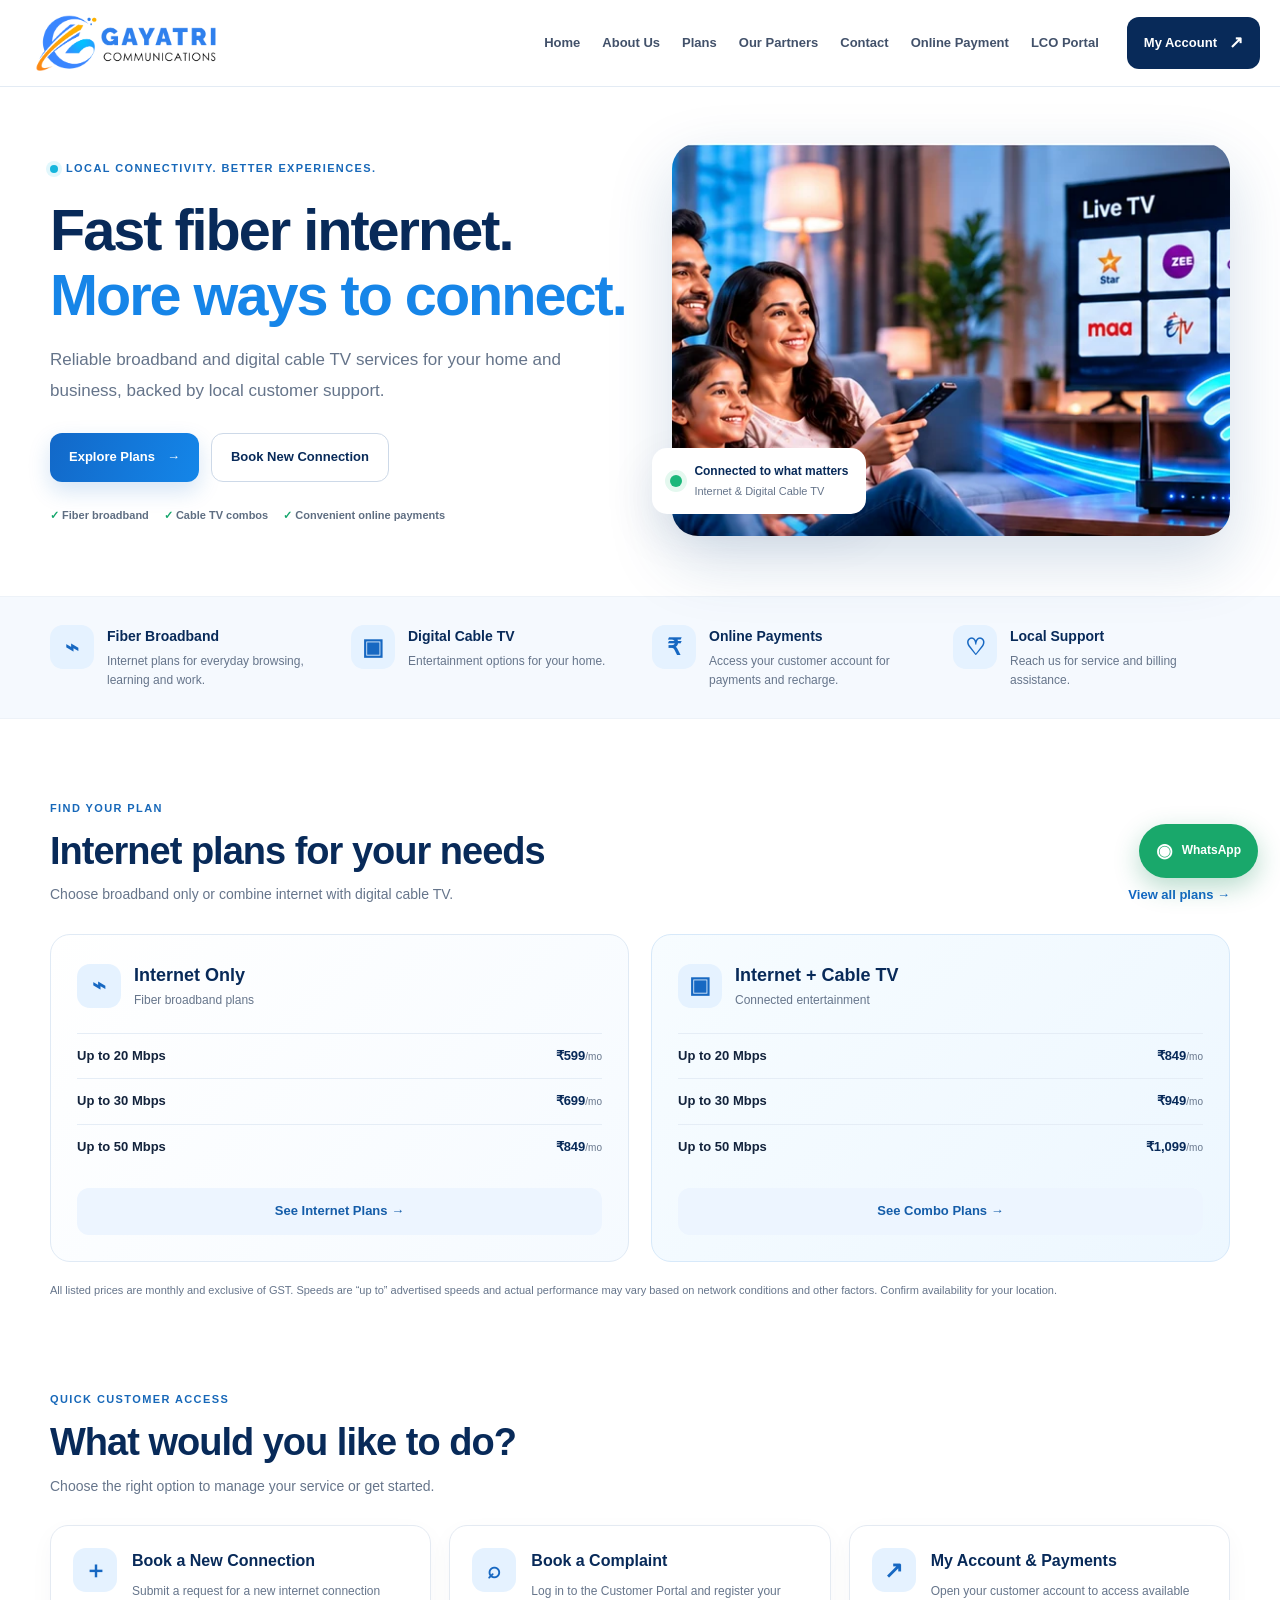
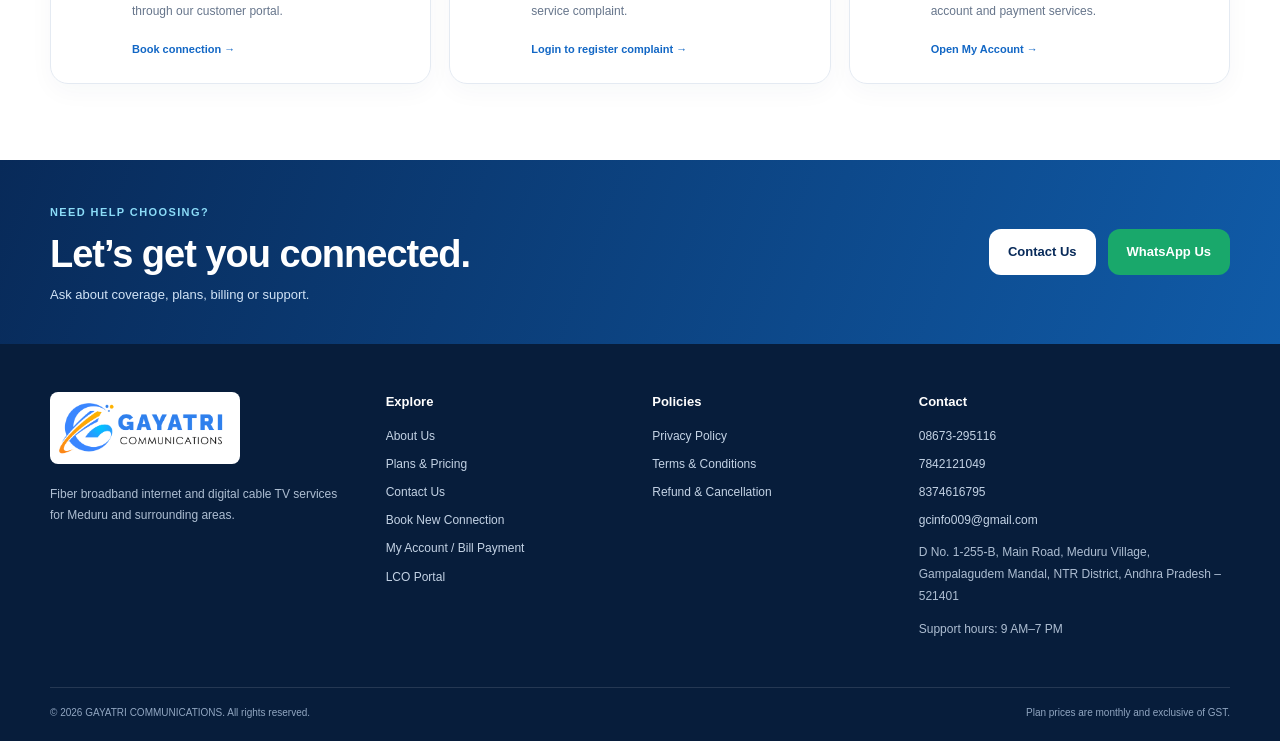
<file: index.html>
<!doctype html><html lang="en"><head><meta charset="utf-8"><meta name="viewport" content="width=device-width,initial-scale=1"><meta name="description" content="Explore fiber broadband internet, digital cable TV, monthly plans, online payments and customer support from GAYATRI COMMUNICATIONS in Meduru, Andhra Pradesh."><meta name="theme-color" content="#092b5b"><title>GAYATRI COMMUNICATIONS | Fiber Internet & Digital Cable TV</title><link rel="icon" href="logo-small.png"><link rel="preload" as="image" href="hero-tech.webp" fetchpriority="high"><link rel="stylesheet" href="styles.css"></head><body><header class="site-header"><div class="header-inner"><a class="brand" href="index.html" aria-label="GAYATRI COMMUNICATIONS home"><img src="logo.png" alt="GAYATRI COMMUNICATIONS"></a><button class="menu-toggle" aria-label="Open navigation" aria-expanded="false">☰</button><nav class="site-nav" aria-label="Main navigation"><a href="index.html">Home</a><a href="about-us.html">About Us</a><a href="services.html">Plans</a><a href="partners.html">Our Partners</a><a href="contact-us.html">Contact</a><a href="https://myaccount.gcinfo.in" target="_blank" rel="noopener noreferrer">Online Payment</a><a href="https://sms.vdigital.co.in/login" target="_blank" rel="noopener noreferrer">LCO Portal</a></nav><a class="header-cta" href="https://myaccount.gcinfo.in" target="_blank" rel="noopener noreferrer">My Account <span>↗</span></a></div></header><main><section class="hero section-wrap"><div class="hero-copy"><span class="eyebrow"><i></i> LOCAL CONNECTIVITY. BETTER EXPERIENCES.</span><h1>Fast fiber internet.<br><span>More ways to connect.</span></h1><p class="hero-lead">Reliable broadband and digital cable TV services for your home and business, backed by local customer support.</p><div class="hero-buttons"><a class="btn btn-primary" href="services.html">Explore Plans <span>→</span></a><a class="btn btn-outline" href="https://myaccount.gcinfo.in/book-connection" target="_blank" rel="noopener noreferrer">Book New Connection</a></div><div class="hero-trust"><span>✓ Fiber broadband</span><span>✓ Cable TV combos</span><span>✓ Convenient online payments</span></div></div><div class="hero-visual"><img src="hero-tech.webp" alt="Modern router and digital entertainment representing broadband and cable TV" width="716" height="505" fetchpriority="high"><div class="visual-tag"><span class="signal-dot"></span><div><strong>Connected to what matters</strong><small>Internet &amp; Digital Cable TV</small></div></div></div></section>
<section class="benefit-band"><div class="section-wrap benefit-grid"><article><span class="benefit-icon">⌁</span><div><h3>Fiber Broadband</h3><p>Internet plans for everyday browsing, learning and work.</p></div></article><article><span class="benefit-icon">▣</span><div><h3>Digital Cable TV</h3><p>Entertainment options for your home.</p></div></article><article><span class="benefit-icon">₹</span><div><h3>Online Payments</h3><p>Access your customer account for payments and recharge.</p></div></article><article><span class="benefit-icon">♡</span><div><h3>Local Support</h3><p>Reach us for service and billing assistance.</p></div></article></div></section>
<section class="section-wrap section-pad"><div class="section-heading"><div><span class="eyebrow">FIND YOUR PLAN</span><h2>Internet plans for your needs</h2><p>Choose broadband only or combine internet with digital cable TV.</p></div><a class="text-link" href="services.html">View all plans <span>→</span></a></div><div class="plan-preview-grid"><section class="plan-preview"><div class="preview-head"><span class="round-icon">⌁</span><div><h3>Internet Only</h3><p>Fiber broadband plans</p></div></div><div class="mini-plans"><div><span>Up to 20 Mbps</span><strong>₹599<small>/mo</small></strong></div><div><span>Up to 30 Mbps</span><strong>₹699<small>/mo</small></strong></div><div><span>Up to 50 Mbps</span><strong>₹849<small>/mo</small></strong></div></div><a class="btn btn-light" href="services.html#internet-plans">See Internet Plans →</a></section><section class="plan-preview combo-preview"><div class="preview-head"><span class="round-icon">▣</span><div><h3>Internet + Cable TV</h3><p>Connected entertainment</p></div></div><div class="mini-plans"><div><span>Up to 20 Mbps</span><strong>₹849<small>/mo</small></strong></div><div><span>Up to 30 Mbps</span><strong>₹949<small>/mo</small></strong></div><div><span>Up to 50 Mbps</span><strong>₹1,099<small>/mo</small></strong></div></div><a class="btn btn-light" href="services.html#combo-plans">See Combo Plans →</a></section></div><p class="pricing-disclaimer">All listed prices are monthly and exclusive of GST. Speeds are “up to” advertised speeds and actual performance may vary based on network conditions and other factors. Confirm availability for your location.</p></section>
<section class="section-wrap quick-actions-section"><div class="section-heading"><div><span class="eyebrow">QUICK CUSTOMER ACCESS</span><h2>What would you like to do?</h2><p>Choose the right option to manage your service or get started.</p></div></div><div class="action-grid"><a class="action-card" href="https://myaccount.gcinfo.in/book-connection" target="_blank" rel="noopener noreferrer"><span class="action-icon">＋</span><div><h3>Book a New Connection</h3><p>Submit a request for a new internet connection through our customer portal.</p><strong>Book connection →</strong></div></a><a class="action-card" href="https://myaccount.gcinfo.in" target="_blank" rel="noopener noreferrer"><span class="action-icon">⌕</span><div><h3>Book a Complaint</h3><p>Log in to the Customer Portal and register your service complaint.</p><strong>Login to register complaint →</strong></div></a><a class="action-card" href="https://myaccount.gcinfo.in" target="_blank" rel="noopener noreferrer"><span class="action-icon">↗</span><div><h3>My Account &amp; Payments</h3><p>Open your customer account to access available account and payment services.</p><strong>Open My Account →</strong></div></a></div></section>
<section class="cta-strip"><div class="section-wrap cta-inner"><div><span class="eyebrow">NEED HELP CHOOSING?</span><h2>Let’s get you connected.</h2><p>Ask about coverage, plans, billing or support.</p></div><div class="cta-buttons"><a class="btn btn-white" href="contact-us.html">Contact Us</a><a class="btn btn-whatsapp" href="https://wa.me/918374616795?text=Hello%20GAYATRI%20COMMUNICATIONS%2C%20I%20have%20a%20service%20enquiry." target="_blank" rel="noopener noreferrer">WhatsApp Us</a></div></div></section></main><footer class="site-footer"><div class="footer-grid"><div class="footer-brand"><a href="index.html"><img src="logo.png" alt="GAYATRI COMMUNICATIONS"></a><p>Fiber broadband internet and digital cable TV services for Meduru and surrounding areas.</p></div><div><h3>Explore</h3><a href="about-us.html">About Us</a><a href="services.html">Plans & Pricing</a><a href="contact-us.html">Contact Us</a><a href="https://myaccount.gcinfo.in/book-connection" target="_blank" rel="noopener noreferrer">Book New Connection</a><a href="https://myaccount.gcinfo.in" target="_blank" rel="noopener noreferrer">My Account / Bill Payment</a><a href="https://sms.vdigital.co.in/login" target="_blank" rel="noopener noreferrer">LCO Portal</a></div><div><h3>Policies</h3><a href="privacy-policy.html">Privacy Policy</a><a href="terms-and-conditions.html">Terms &amp; Conditions</a><a href="refund-policy.html">Refund &amp; Cancellation</a></div><div><h3>Contact</h3><a href="tel:08673295116">08673-295116</a><a href="tel:7842121049">7842121049</a><a href="tel:8374616795">8374616795</a><a href="mailto:gcinfo009@gmail.com">gcinfo009@gmail.com</a><p>D No. 1-255-B, Main Road, Meduru Village, Gampalagudem Mandal, NTR District, Andhra Pradesh – 521401</p><p>Support hours: 9 AM–7 PM</p></div></div><div class="footer-bottom"><span>© <span id="year"></span> GAYATRI COMMUNICATIONS. All rights reserved.</span><span>Plan prices are monthly and exclusive of GST.</span></div></footer><a class="floating-wa" href="https://wa.me/918374616795?text=Hello%20GAYATRI%20COMMUNICATIONS%2C%20I%20need%20assistance." target="_blank" rel="noopener noreferrer" aria-label="Chat with GAYATRI COMMUNICATIONS on WhatsApp"><span aria-hidden="true">◉</span><b>WhatsApp</b></a><script src="script.js" defer></script></body></html>
</file>
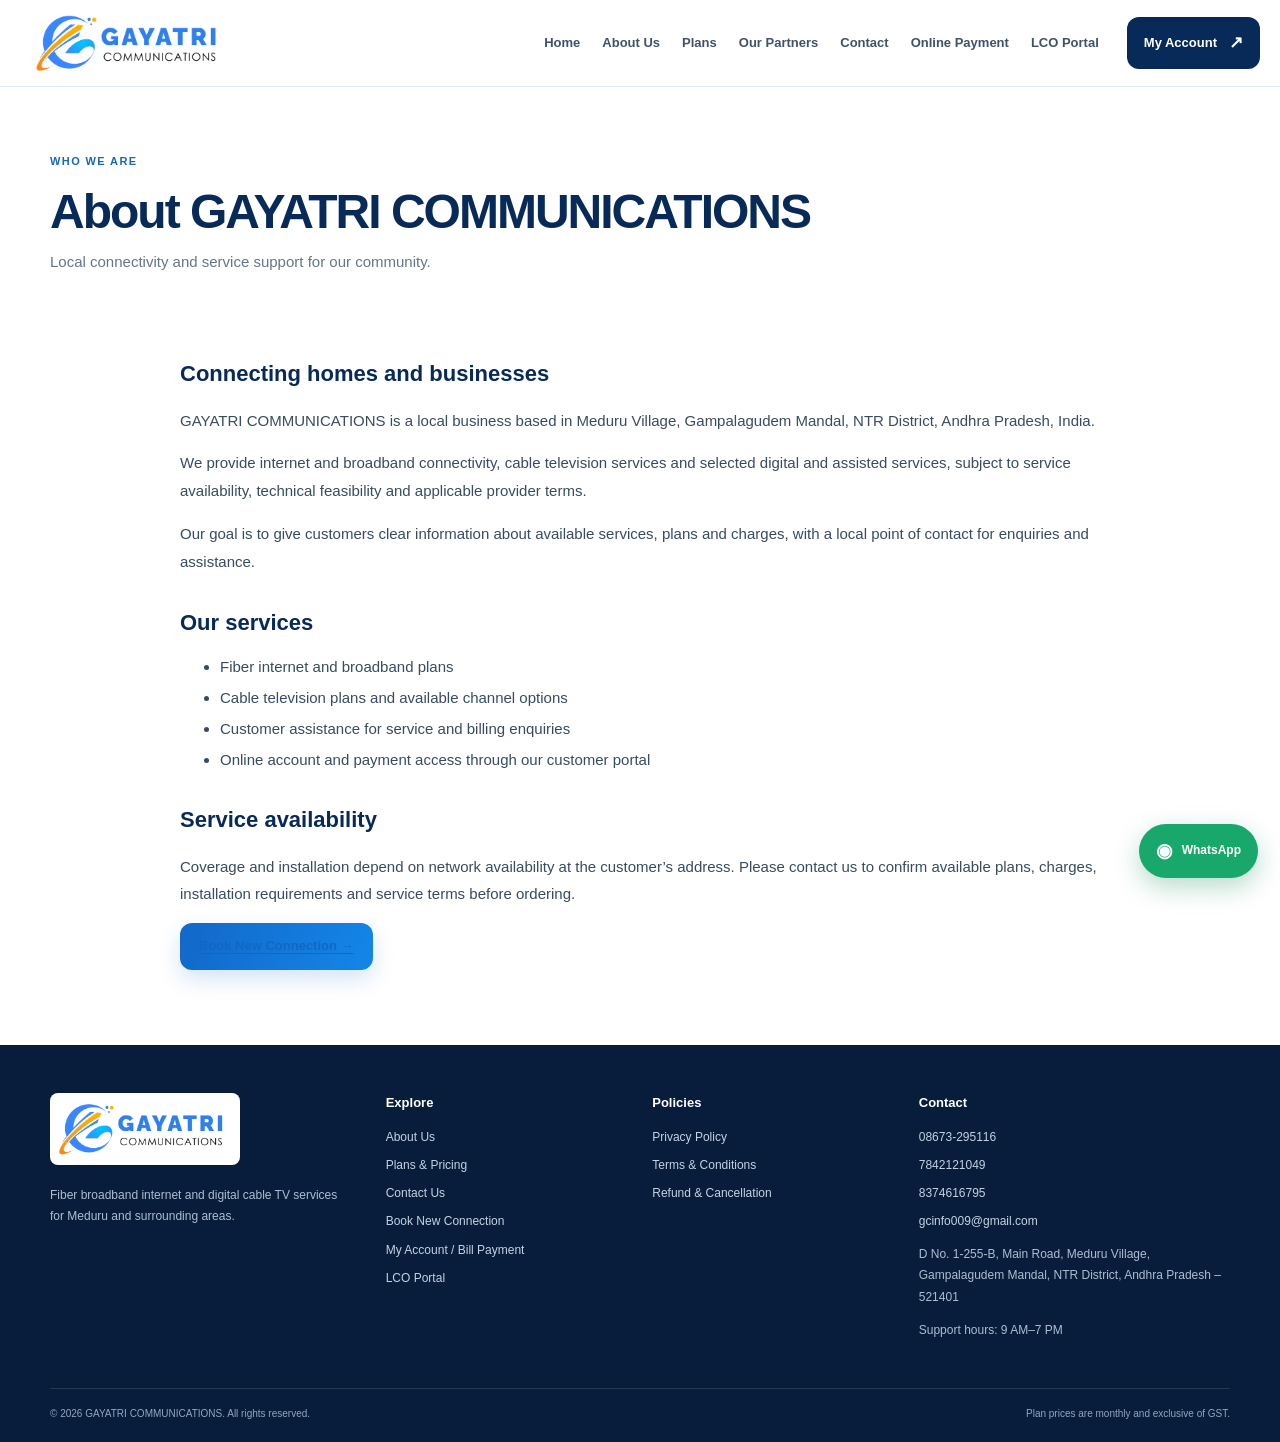
<file: about-us.html>
<!doctype html><html lang="en"><head><meta charset="utf-8"><meta name="viewport" content="width=device-width,initial-scale=1"><meta name="description" content="Learn about GAYATRI COMMUNICATIONS, a local provider of broadband internet and digital cable TV services in Meduru, Andhra Pradesh."><meta name="theme-color" content="#092b5b"><title>About Us | GAYATRI COMMUNICATIONS</title><link rel="icon" href="logo-small.png"><link rel="stylesheet" href="styles.css"></head><body><header class="site-header"><div class="header-inner"><a class="brand" href="index.html" aria-label="GAYATRI COMMUNICATIONS home"><img src="logo.png" alt="GAYATRI COMMUNICATIONS"></a><button class="menu-toggle" aria-label="Open navigation" aria-expanded="false">☰</button><nav class="site-nav" aria-label="Main navigation"><a href="index.html">Home</a><a href="about-us.html">About Us</a><a href="services.html">Plans</a><a href="partners.html">Our Partners</a><a href="contact-us.html">Contact</a><a href="https://myaccount.gcinfo.in" target="_blank" rel="noopener noreferrer">Online Payment</a><a href="https://sms.vdigital.co.in/login" target="_blank" rel="noopener noreferrer">LCO Portal</a></nav><a class="header-cta" href="https://myaccount.gcinfo.in" target="_blank" rel="noopener noreferrer">My Account <span>↗</span></a></div></header><main><section class="page-hero section-wrap"><span class="eyebrow">WHO WE ARE</span><h1>About GAYATRI COMMUNICATIONS</h1><p>Local connectivity and service support for our community.</p></section><section class="section-wrap prose-page"><h2>Connecting homes and businesses</h2><p>GAYATRI COMMUNICATIONS is a local business based in Meduru Village, Gampalagudem Mandal, NTR District, Andhra Pradesh, India.</p><p>We provide internet and broadband connectivity, cable television services and selected digital and assisted services, subject to service availability, technical feasibility and applicable provider terms.</p><p>Our goal is to give customers clear information about available services, plans and charges, with a local point of contact for enquiries and assistance.</p><h2>Our services</h2><ul><li>Fiber internet and broadband plans</li><li>Cable television plans and available channel options</li><li>Customer assistance for service and billing enquiries</li><li>Online account and payment access through our customer portal</li></ul><h2>Service availability</h2><p>Coverage and installation depend on network availability at the customer’s address. Please contact us to confirm available plans, charges, installation requirements and service terms before ordering.</p><a class="btn btn-primary" href="https://myaccount.gcinfo.in/book-connection" target="_blank" rel="noopener noreferrer">Book New Connection →</a></section></main><footer class="site-footer"><div class="footer-grid"><div class="footer-brand"><a href="index.html"><img src="logo.png" alt="GAYATRI COMMUNICATIONS"></a><p>Fiber broadband internet and digital cable TV services for Meduru and surrounding areas.</p></div><div><h3>Explore</h3><a href="about-us.html">About Us</a><a href="services.html">Plans & Pricing</a><a href="contact-us.html">Contact Us</a><a href="https://myaccount.gcinfo.in/book-connection" target="_blank" rel="noopener noreferrer">Book New Connection</a><a href="https://myaccount.gcinfo.in" target="_blank" rel="noopener noreferrer">My Account / Bill Payment</a><a href="https://sms.vdigital.co.in/login" target="_blank" rel="noopener noreferrer">LCO Portal</a></div><div><h3>Policies</h3><a href="privacy-policy.html">Privacy Policy</a><a href="terms-and-conditions.html">Terms &amp; Conditions</a><a href="refund-policy.html">Refund &amp; Cancellation</a></div><div><h3>Contact</h3><a href="tel:08673295116">08673-295116</a><a href="tel:7842121049">7842121049</a><a href="tel:8374616795">8374616795</a><a href="mailto:gcinfo009@gmail.com">gcinfo009@gmail.com</a><p>D No. 1-255-B, Main Road, Meduru Village, Gampalagudem Mandal, NTR District, Andhra Pradesh – 521401</p><p>Support hours: 9 AM–7 PM</p></div></div><div class="footer-bottom"><span>© <span id="year"></span> GAYATRI COMMUNICATIONS. All rights reserved.</span><span>Plan prices are monthly and exclusive of GST.</span></div></footer><a class="floating-wa" href="https://wa.me/918374616795?text=Hello%20GAYATRI%20COMMUNICATIONS%2C%20I%20need%20assistance." target="_blank" rel="noopener noreferrer" aria-label="Chat with GAYATRI COMMUNICATIONS on WhatsApp"><span aria-hidden="true">◉</span><b>WhatsApp</b></a><script src="script.js" defer></script></body></html>
</file>
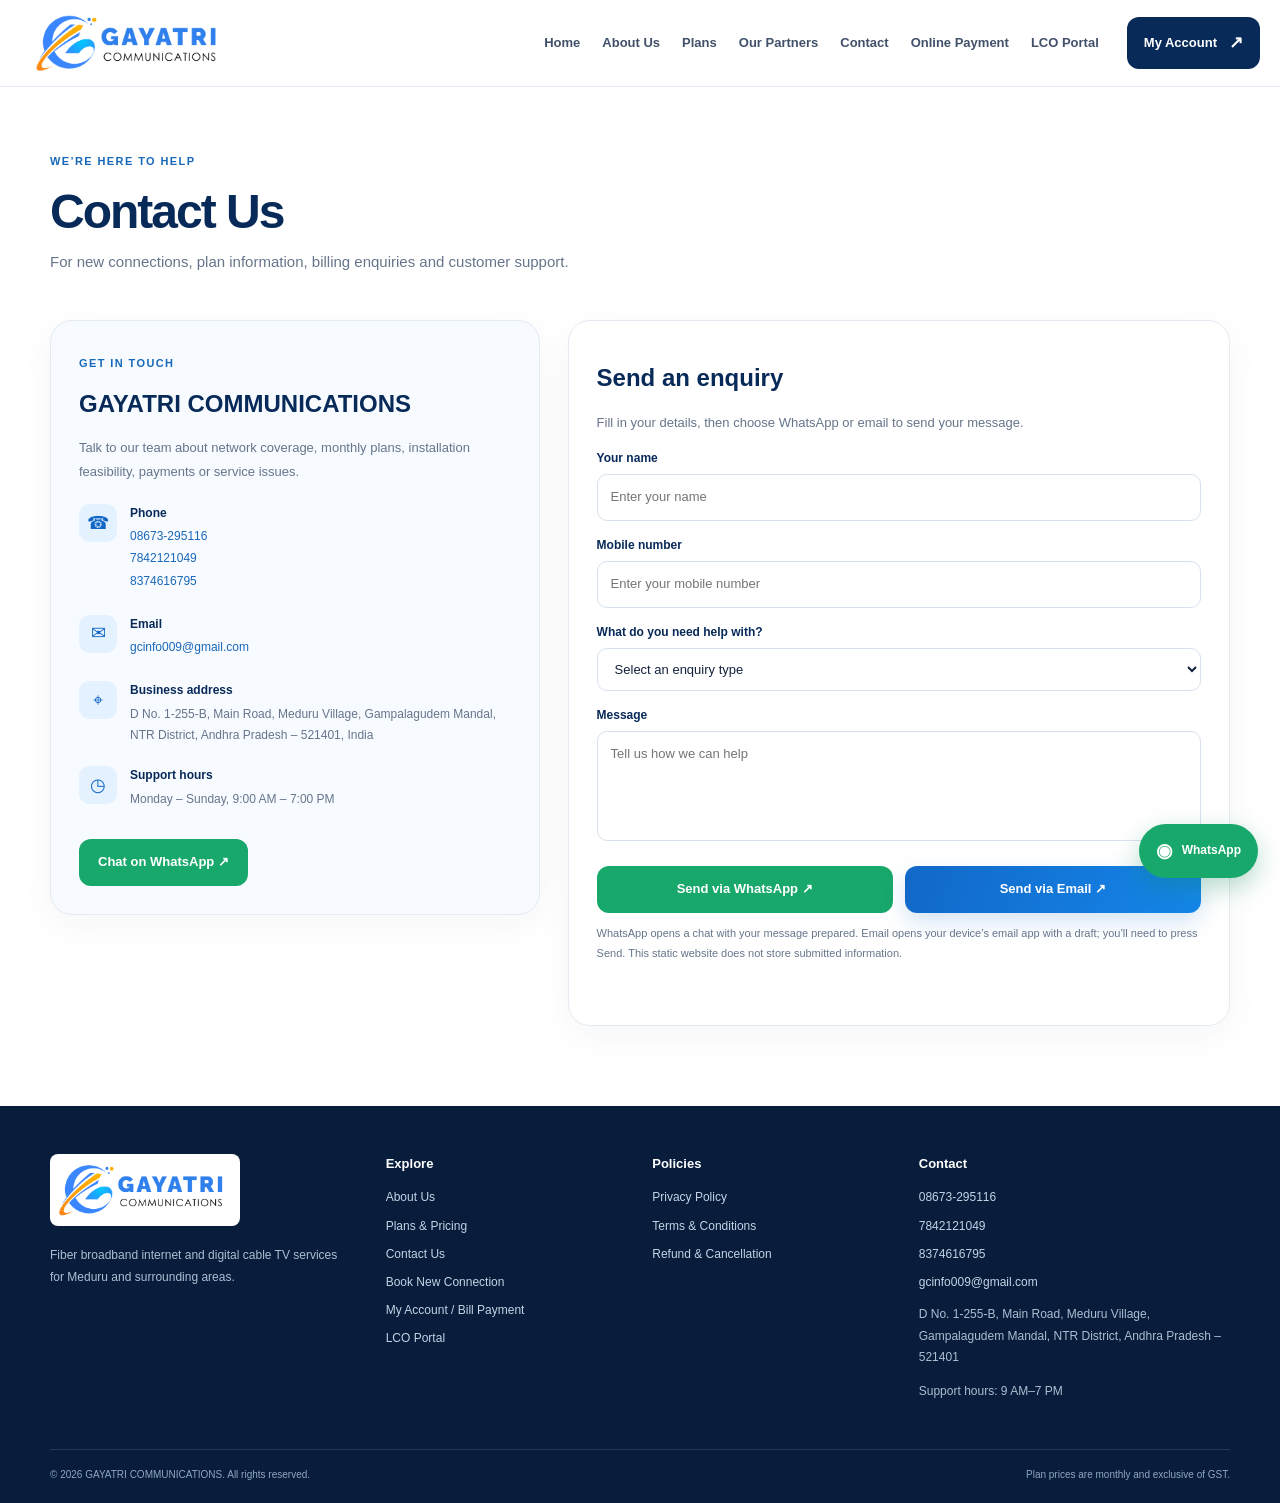
<file: contact-us.html>
<!doctype html><html lang="en"><head><meta charset="utf-8"><meta name="viewport" content="width=device-width,initial-scale=1"><meta name="description" content="Contact GAYATRI COMMUNICATIONS in Meduru, Andhra Pradesh for broadband plans, cable TV, new connections, payments and support."><meta name="theme-color" content="#092b5b"><title>Contact Us | GAYATRI COMMUNICATIONS</title><link rel="icon" href="logo-small.png"><link rel="stylesheet" href="styles.css"></head><body><header class="site-header"><div class="header-inner"><a class="brand" href="index.html" aria-label="GAYATRI COMMUNICATIONS home"><img src="logo.png" alt="GAYATRI COMMUNICATIONS"></a><button class="menu-toggle" aria-label="Open navigation" aria-expanded="false">☰</button><nav class="site-nav" aria-label="Main navigation"><a href="index.html">Home</a><a href="about-us.html">About Us</a><a href="services.html">Plans</a><a href="partners.html">Our Partners</a><a href="contact-us.html">Contact</a><a href="https://myaccount.gcinfo.in" target="_blank" rel="noopener noreferrer">Online Payment</a><a href="https://sms.vdigital.co.in/login" target="_blank" rel="noopener noreferrer">LCO Portal</a></nav><a class="header-cta" href="https://myaccount.gcinfo.in" target="_blank" rel="noopener noreferrer">My Account <span>↗</span></a></div></header><main><section class="page-hero section-wrap"><span class="eyebrow">WE’RE HERE TO HELP</span><h1>Contact Us</h1><p>For new connections, plan information, billing enquiries and customer support.</p></section><section class="section-wrap contact-layout"><div class="contact-info"><span class="eyebrow">GET IN TOUCH</span><h2>GAYATRI COMMUNICATIONS</h2><p>Talk to our team about network coverage, monthly plans, installation feasibility, payments or service issues.</p><div class="contact-detail"><span>☎</span><div><b>Phone</b><a href="tel:08673295116">08673-295116</a><a href="tel:7842121049">7842121049</a><a href="tel:8374616795">8374616795</a></div></div><div class="contact-detail"><span>✉</span><div><b>Email</b><a href="mailto:gcinfo009@gmail.com">gcinfo009@gmail.com</a></div></div><div class="contact-detail"><span>⌖</span><div><b>Business address</b><p>D No. 1-255-B, Main Road, Meduru Village, Gampalagudem Mandal, NTR District, Andhra Pradesh – 521401, India</p></div></div><div class="contact-detail"><span>◷</span><div><b>Support hours</b><p>Monday – Sunday, 9:00 AM – 7:00 PM</p></div></div><a class="btn btn-whatsapp contact-whatsapp" href="https://wa.me/918374616795?text=Hello%20GAYATRI%20COMMUNICATIONS%2C%20I%20need%20assistance." target="_blank" rel="noopener noreferrer">Chat on WhatsApp ↗</a></div><form class="contact-form" id="contactForm"><h2>Send an enquiry</h2><p>Fill in your details, then choose WhatsApp or email to send your message.</p><label for="fullName">Your name</label><input id="fullName" name="fullName" autocomplete="name" required maxlength="100" placeholder="Enter your name"><label for="phone">Mobile number</label><input id="phone" name="phone" type="tel" autocomplete="tel" required maxlength="20" placeholder="Enter your mobile number"><label for="service">What do you need help with?</label><select id="service" name="service" required><option value="" selected disabled>Select an enquiry type</option><option>New connection</option><option>Internet plans</option><option>Cable TV plans</option><option>Billing or payment</option><option>Service complaint</option><option>Other enquiry</option></select><label for="message">Message</label><textarea id="message" name="message" rows="4" required maxlength="1500" placeholder="Tell us how we can help"></textarea><div class="form-buttons"><button class="btn btn-whatsapp" type="button" id="sendWhatsApp">Send via WhatsApp ↗</button><button class="btn btn-primary" type="button" id="sendEmail">Send via Email ↗</button></div><p class="form-note">WhatsApp opens a chat with your message prepared. Email opens your device’s email app with a draft; you’ll need to press Send. This static website does not store submitted information.</p><p class="form-status" id="formStatus" role="status" aria-live="polite"></p></form></section></main><footer class="site-footer"><div class="footer-grid"><div class="footer-brand"><a href="index.html"><img src="logo.png" alt="GAYATRI COMMUNICATIONS"></a><p>Fiber broadband internet and digital cable TV services for Meduru and surrounding areas.</p></div><div><h3>Explore</h3><a href="about-us.html">About Us</a><a href="services.html">Plans & Pricing</a><a href="contact-us.html">Contact Us</a><a href="https://myaccount.gcinfo.in/book-connection" target="_blank" rel="noopener noreferrer">Book New Connection</a><a href="https://myaccount.gcinfo.in" target="_blank" rel="noopener noreferrer">My Account / Bill Payment</a><a href="https://sms.vdigital.co.in/login" target="_blank" rel="noopener noreferrer">LCO Portal</a></div><div><h3>Policies</h3><a href="privacy-policy.html">Privacy Policy</a><a href="terms-and-conditions.html">Terms &amp; Conditions</a><a href="refund-policy.html">Refund &amp; Cancellation</a></div><div><h3>Contact</h3><a href="tel:08673295116">08673-295116</a><a href="tel:7842121049">7842121049</a><a href="tel:8374616795">8374616795</a><a href="mailto:gcinfo009@gmail.com">gcinfo009@gmail.com</a><p>D No. 1-255-B, Main Road, Meduru Village, Gampalagudem Mandal, NTR District, Andhra Pradesh – 521401</p><p>Support hours: 9 AM–7 PM</p></div></div><div class="footer-bottom"><span>© <span id="year"></span> GAYATRI COMMUNICATIONS. All rights reserved.</span><span>Plan prices are monthly and exclusive of GST.</span></div></footer><a class="floating-wa" href="https://wa.me/918374616795?text=Hello%20GAYATRI%20COMMUNICATIONS%2C%20I%20need%20assistance." target="_blank" rel="noopener noreferrer" aria-label="Chat with GAYATRI COMMUNICATIONS on WhatsApp"><span aria-hidden="true">◉</span><b>WhatsApp</b></a><script src="script.js" defer></script></body></html>
</file>
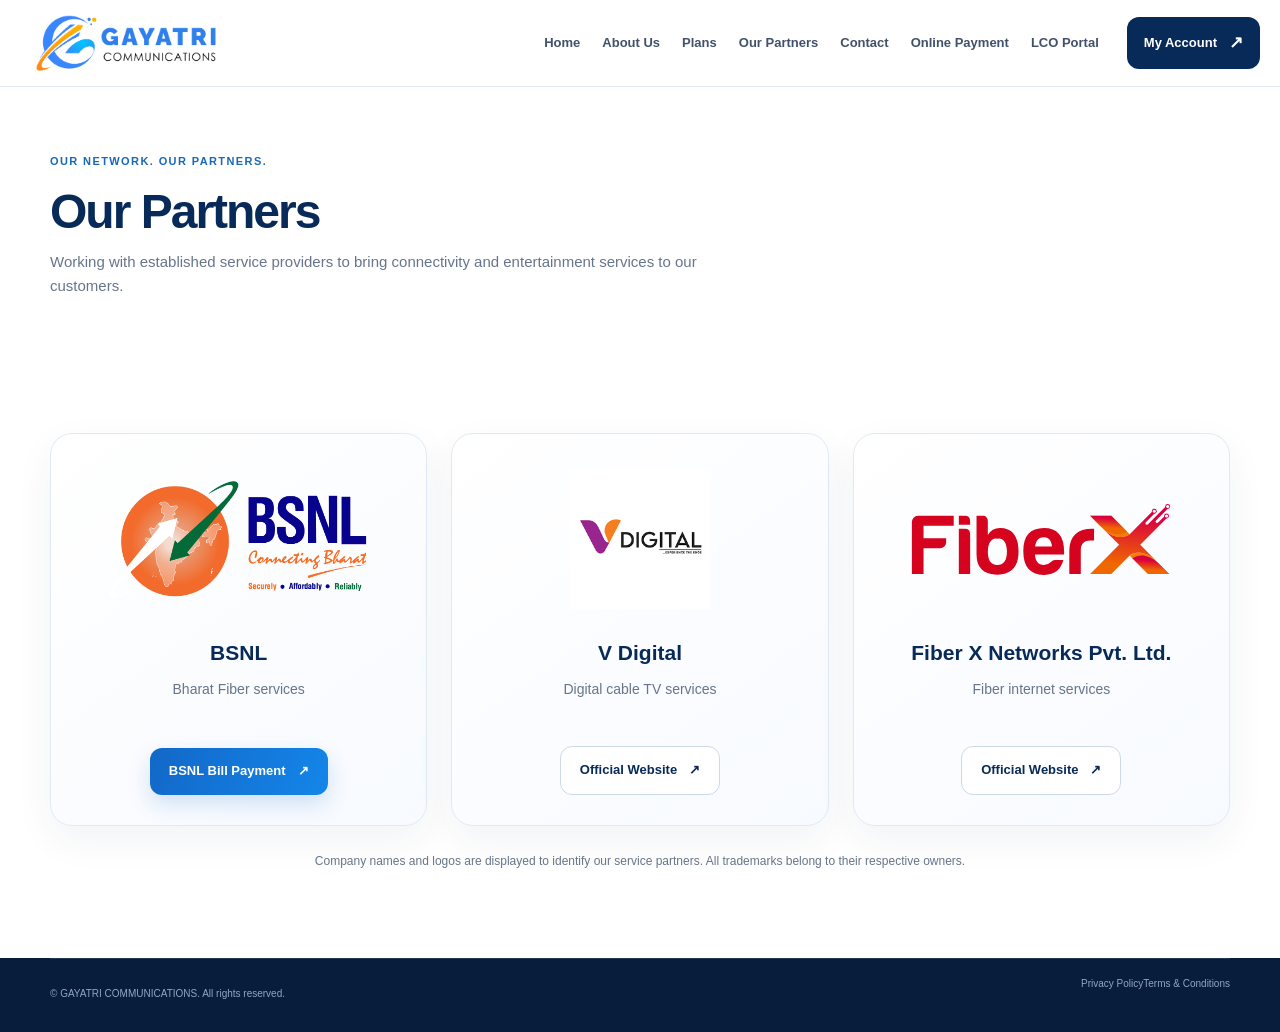
<file: partners.html>
<!doctype html>
<html lang="en"><head><meta charset="utf-8"><meta name="viewport" content="width=device-width,initial-scale=1"><meta name="description" content="Meet the service partners supporting GAYATRI COMMUNICATIONS for Bharat Fiber, digital cable TV and fiber internet."><meta name="theme-color" content="#092b5b"><title>Our Partners | GAYATRI COMMUNICATIONS</title><link rel="icon" href="logo-small.png"><link rel="stylesheet" href="styles.css"><style>
.partners-grid{display:grid;grid-template-columns:repeat(3,minmax(0,1fr));gap:24px;margin-top:32px}.partner-card{display:flex;flex-direction:column;align-items:center;text-align:center;padding:30px 24px;border:1px solid #e0eaf5;border-radius:22px;background:linear-gradient(145deg,#fff,#f7faff);box-shadow:0 14px 38px rgba(11,46,91,.06)}.partner-logo-wrap{height:150px;width:100%;display:flex;align-items:center;justify-content:center;margin-bottom:18px}.partner-logo{display:block;width:100%;max-width:260px;height:140px;object-fit:contain;object-position:center;margin:auto}.partner-card h2{font-size:21px;color:var(--navy);margin:4px 0 8px}.partner-card p{color:var(--muted);font-size:14px;min-height:48px;margin:0 0 20px}.partner-card .btn{margin-top:auto}.partner-note{margin-top:26px;color:var(--muted);font-size:12px;text-align:center}@media(max-width:800px){.partners-grid{grid-template-columns:1fr;max-width:520px;margin-inline:auto}.partner-card p{min-height:0}}
</style></head><body><header class="site-header"><div class="header-inner"><a class="brand" href="index.html" aria-label="GAYATRI COMMUNICATIONS home"><img src="logo.png" alt="GAYATRI COMMUNICATIONS"></a><button class="menu-toggle" aria-label="Open navigation" aria-expanded="false">☰</button><nav class="site-nav" aria-label="Main navigation"><a href="index.html">Home</a><a href="about-us.html">About Us</a><a href="services.html">Plans</a><a href="partners.html" aria-current="page">Our Partners</a><a href="contact-us.html">Contact</a><a href="https://myaccount.gcinfo.in" target="_blank" rel="noopener noreferrer">Online Payment</a><a href="https://sms.vdigital.co.in/login" target="_blank" rel="noopener noreferrer">LCO Portal</a></nav><a class="header-cta" href="https://myaccount.gcinfo.in" target="_blank" rel="noopener noreferrer">My Account <span>↗</span></a></div></header><main><section class="page-hero section-wrap"><span class="eyebrow">OUR NETWORK. OUR PARTNERS.</span><h1>Our Partners</h1><p>Working with established service providers to bring connectivity and entertainment services to our customers.</p></section><section class="section-wrap section-pad"><div class="partners-grid"><article class="partner-card"><div class="partner-logo-wrap"><img class="partner-logo" src="bsnl-logo.png" alt="BSNL — Connecting Bharat" loading="eager" onerror="this.style.display='none';this.parentElement.insertAdjacentHTML('beforeend','<strong>BSNL</strong>')"></div><h2>BSNL</h2><p>Bharat Fiber services</p><a class="btn btn-primary" href="https://portal.bsnl.in/myportal/cfa.do" target="_blank" rel="noopener noreferrer">BSNL Bill Payment <span>↗</span></a></article><article class="partner-card"><div class="partner-logo-wrap"><img class="partner-logo" src="vdigital-logo.png" alt="V Digital logo" loading="eager" onerror="this.style.display='none';this.parentElement.insertAdjacentHTML('beforeend','<strong>V DIGITAL</strong>')"></div><h2>V Digital</h2><p>Digital cable TV services</p><a class="btn btn-outline" href="https://www.vdigital.co.in/" target="_blank" rel="noopener noreferrer">Official Website <span>↗</span></a></article><article class="partner-card"><div class="partner-logo-wrap"><img class="partner-logo" src="fiberx-logo.svg" alt="Fiber X Networks logo" loading="eager" onerror="this.style.display='none';this.parentElement.insertAdjacentHTML('beforeend','<strong>FIBER X</strong>')"></div><h2>Fiber X Networks Pvt. Ltd.</h2><p>Fiber internet services</p><a class="btn btn-outline" href="https://www.fiberx.co.in/" target="_blank" rel="noopener noreferrer">Official Website <span>↗</span></a></article></div><p class="partner-note">Company names and logos are displayed to identify our service partners. All trademarks belong to their respective owners.</p></section></main><footer class="site-footer"><div class="section-wrap footer-bottom"><p>© GAYATRI COMMUNICATIONS. All rights reserved.</p><div><a href="privacy-policy.html">Privacy Policy</a><a href="terms-and-conditions.html">Terms &amp; Conditions</a></div></div></footer><script src="script.js"></script></body></html>
</file>
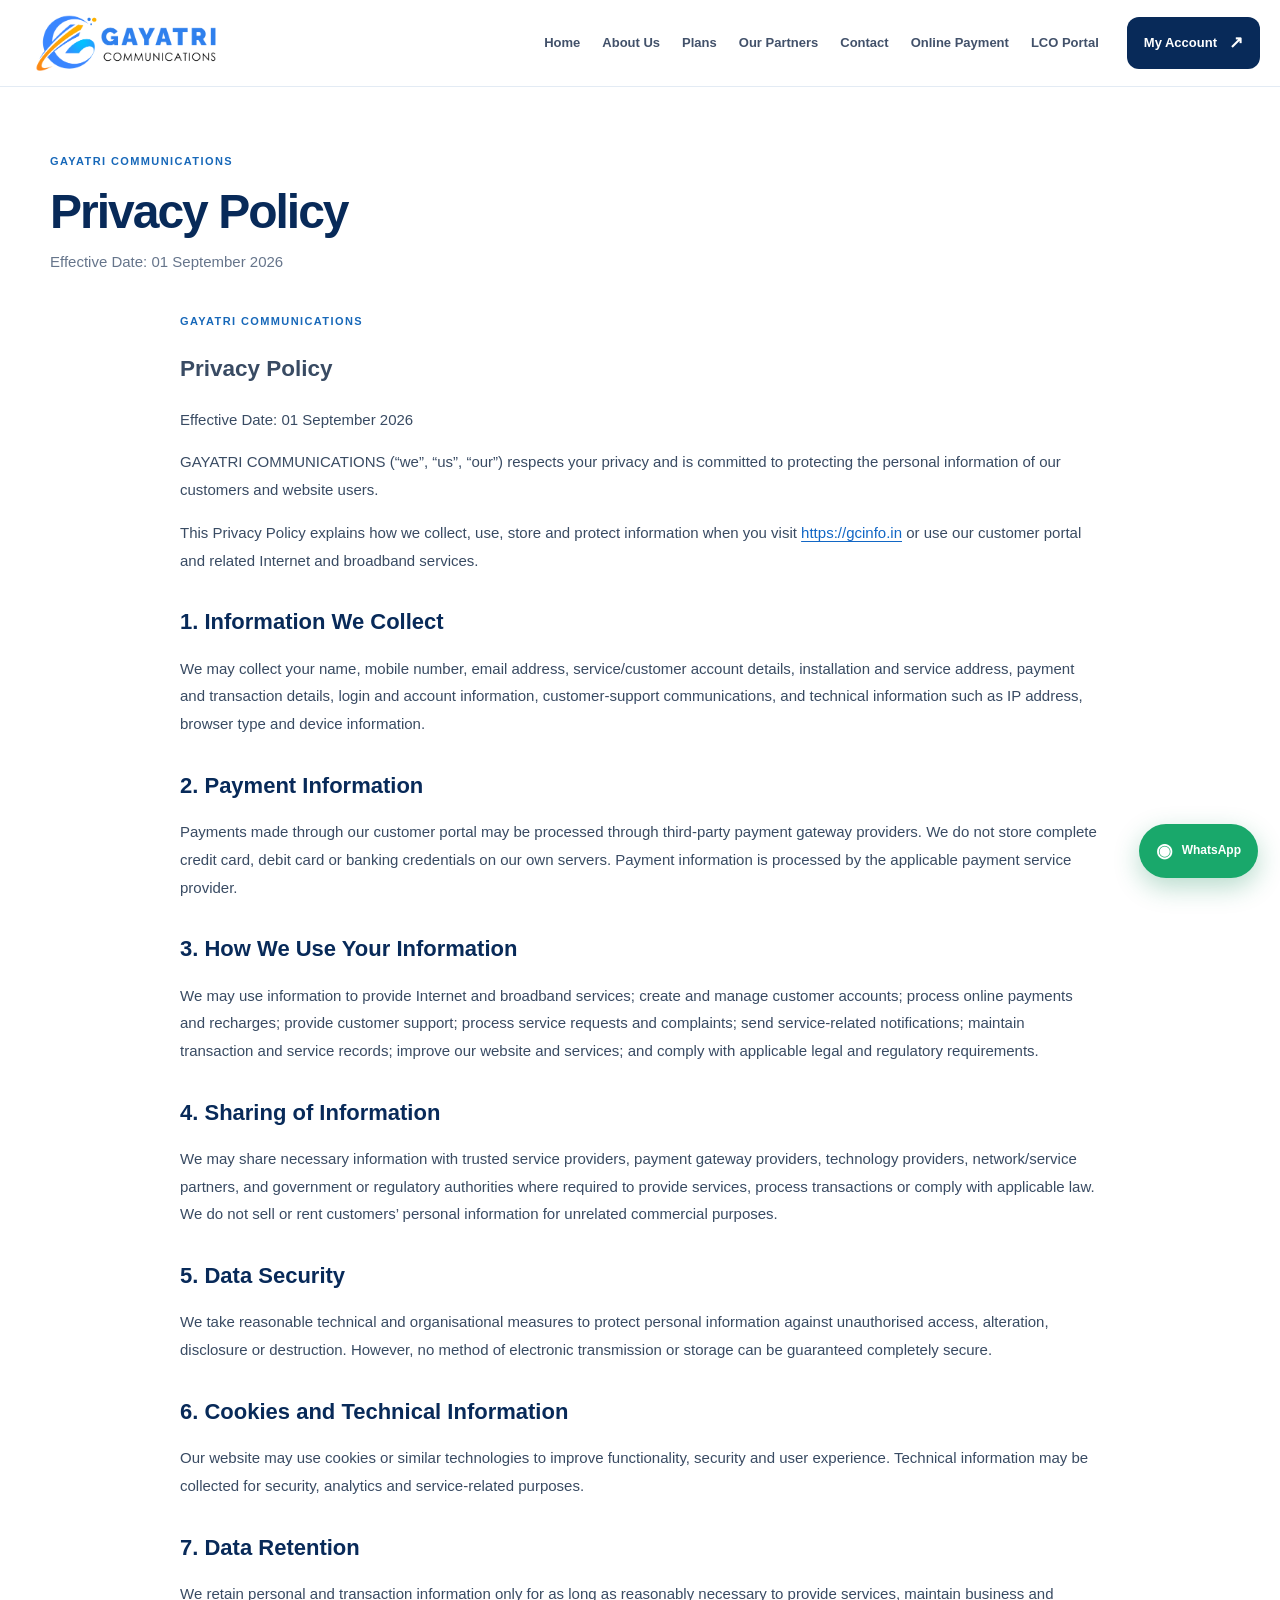
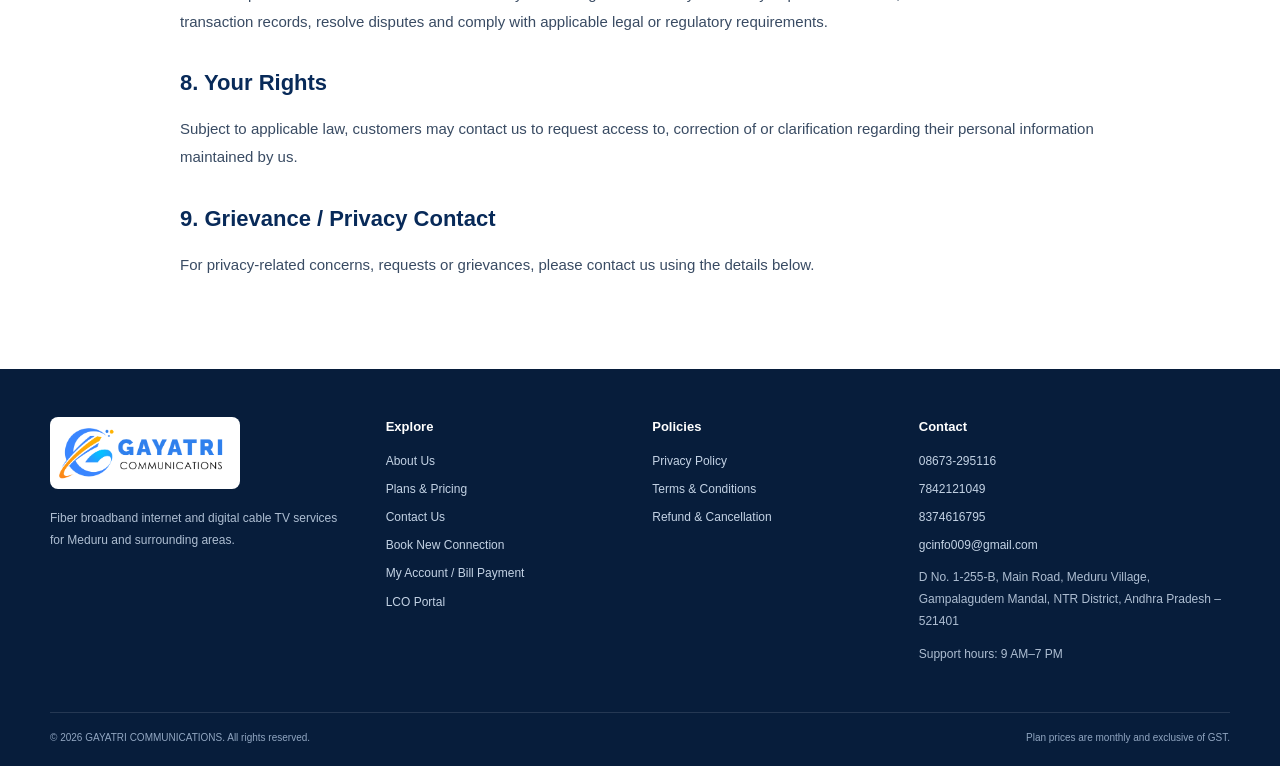
<file: privacy-policy.html>
<!doctype html><html lang="en"><head><meta charset="utf-8"><meta name="viewport" content="width=device-width,initial-scale=1"><meta name="description" content="Read the privacy policy for GAYATRI COMMUNICATIONS websites, customer accounts, payments and broadband services."><meta name="theme-color" content="#092b5b"><title>Privacy Policy | GAYATRI COMMUNICATIONS</title><link rel="icon" href="logo-small.png"><link rel="stylesheet" href="styles.css"></head><body><header class="site-header"><div class="header-inner"><a class="brand" href="index.html" aria-label="GAYATRI COMMUNICATIONS home"><img src="logo.png" alt="GAYATRI COMMUNICATIONS"></a><button class="menu-toggle" aria-label="Open navigation" aria-expanded="false">☰</button><nav class="site-nav" aria-label="Main navigation"><a href="index.html">Home</a><a href="about-us.html">About Us</a><a href="services.html">Plans</a><a href="partners.html">Our Partners</a><a href="contact-us.html">Contact</a><a href="https://myaccount.gcinfo.in" target="_blank" rel="noopener noreferrer">Online Payment</a><a href="https://sms.vdigital.co.in/login" target="_blank" rel="noopener noreferrer">LCO Portal</a></nav><a class="header-cta" href="https://myaccount.gcinfo.in" target="_blank" rel="noopener noreferrer">My Account <span>↗</span></a></div></header><main><section class="page-hero section-wrap policy-head"><span class="eyebrow">GAYATRI COMMUNICATIONS</span><h1>Privacy Policy</h1><p>Effective Date: 01 September 2026</p></section><article class="section-wrap prose-page policy-content"><div class="page-head"><span class="eyebrow">GAYATRI COMMUNICATIONS</span><h1>Privacy Policy</h1><p>Effective Date: 01 September 2026</p></div><p>GAYATRI COMMUNICATIONS (“we”, “us”, “our”) respects your privacy and is committed to protecting the personal information of our customers and website users.</p><p>This Privacy Policy explains how we collect, use, store and protect information when you visit <a href="https://gcinfo.in">https://gcinfo.in</a> or use our customer portal and related Internet and broadband services.</p>
<h2>1. Information We Collect</h2><p>We may collect your name, mobile number, email address, service/customer account details, installation and service address, payment and transaction details, login and account information, customer-support communications, and technical information such as IP address, browser type and device information.</p>
<h2>2. Payment Information</h2><p>Payments made through our customer portal may be processed through third-party payment gateway providers. We do not store complete credit card, debit card or banking credentials on our own servers. Payment information is processed by the applicable payment service provider.</p>
<h2>3. How We Use Your Information</h2><p>We may use information to provide Internet and broadband services; create and manage customer accounts; process online payments and recharges; provide customer support; process service requests and complaints; send service-related notifications; maintain transaction and service records; improve our website and services; and comply with applicable legal and regulatory requirements.</p>
<h2>4. Sharing of Information</h2><p>We may share necessary information with trusted service providers, payment gateway providers, technology providers, network/service partners, and government or regulatory authorities where required to provide services, process transactions or comply with applicable law. We do not sell or rent customers’ personal information for unrelated commercial purposes.</p>
<h2>5. Data Security</h2><p>We take reasonable technical and organisational measures to protect personal information against unauthorised access, alteration, disclosure or destruction. However, no method of electronic transmission or storage can be guaranteed completely secure.</p>
<h2>6. Cookies and Technical Information</h2><p>Our website may use cookies or similar technologies to improve functionality, security and user experience. Technical information may be collected for security, analytics and service-related purposes.</p>
<h2>7. Data Retention</h2><p>We retain personal and transaction information only for as long as reasonably necessary to provide services, maintain business and transaction records, resolve disputes and comply with applicable legal or regulatory requirements.</p>
<h2>8. Your Rights</h2><p>Subject to applicable law, customers may contact us to request access to, correction of or clarification regarding their personal information maintained by us.</p>
<h2>9. Grievance / Privacy Contact</h2><p>For privacy-related concerns, requests or grievances, please contact us using the details below.</p></article></main><footer class="site-footer"><div class="footer-grid"><div class="footer-brand"><a href="index.html"><img src="logo.png" alt="GAYATRI COMMUNICATIONS"></a><p>Fiber broadband internet and digital cable TV services for Meduru and surrounding areas.</p></div><div><h3>Explore</h3><a href="about-us.html">About Us</a><a href="services.html">Plans & Pricing</a><a href="contact-us.html">Contact Us</a><a href="https://myaccount.gcinfo.in/book-connection" target="_blank" rel="noopener noreferrer">Book New Connection</a><a href="https://myaccount.gcinfo.in" target="_blank" rel="noopener noreferrer">My Account / Bill Payment</a><a href="https://sms.vdigital.co.in/login" target="_blank" rel="noopener noreferrer">LCO Portal</a></div><div><h3>Policies</h3><a href="privacy-policy.html">Privacy Policy</a><a href="terms-and-conditions.html">Terms &amp; Conditions</a><a href="refund-policy.html">Refund &amp; Cancellation</a></div><div><h3>Contact</h3><a href="tel:08673295116">08673-295116</a><a href="tel:7842121049">7842121049</a><a href="tel:8374616795">8374616795</a><a href="mailto:gcinfo009@gmail.com">gcinfo009@gmail.com</a><p>D No. 1-255-B, Main Road, Meduru Village, Gampalagudem Mandal, NTR District, Andhra Pradesh – 521401</p><p>Support hours: 9 AM–7 PM</p></div></div><div class="footer-bottom"><span>© <span id="year"></span> GAYATRI COMMUNICATIONS. All rights reserved.</span><span>Plan prices are monthly and exclusive of GST.</span></div></footer><a class="floating-wa" href="https://wa.me/918374616795?text=Hello%20GAYATRI%20COMMUNICATIONS%2C%20I%20need%20assistance." target="_blank" rel="noopener noreferrer" aria-label="Chat with GAYATRI COMMUNICATIONS on WhatsApp"><span aria-hidden="true">◉</span><b>WhatsApp</b></a><script src="script.js" defer></script></body></html>
</file>
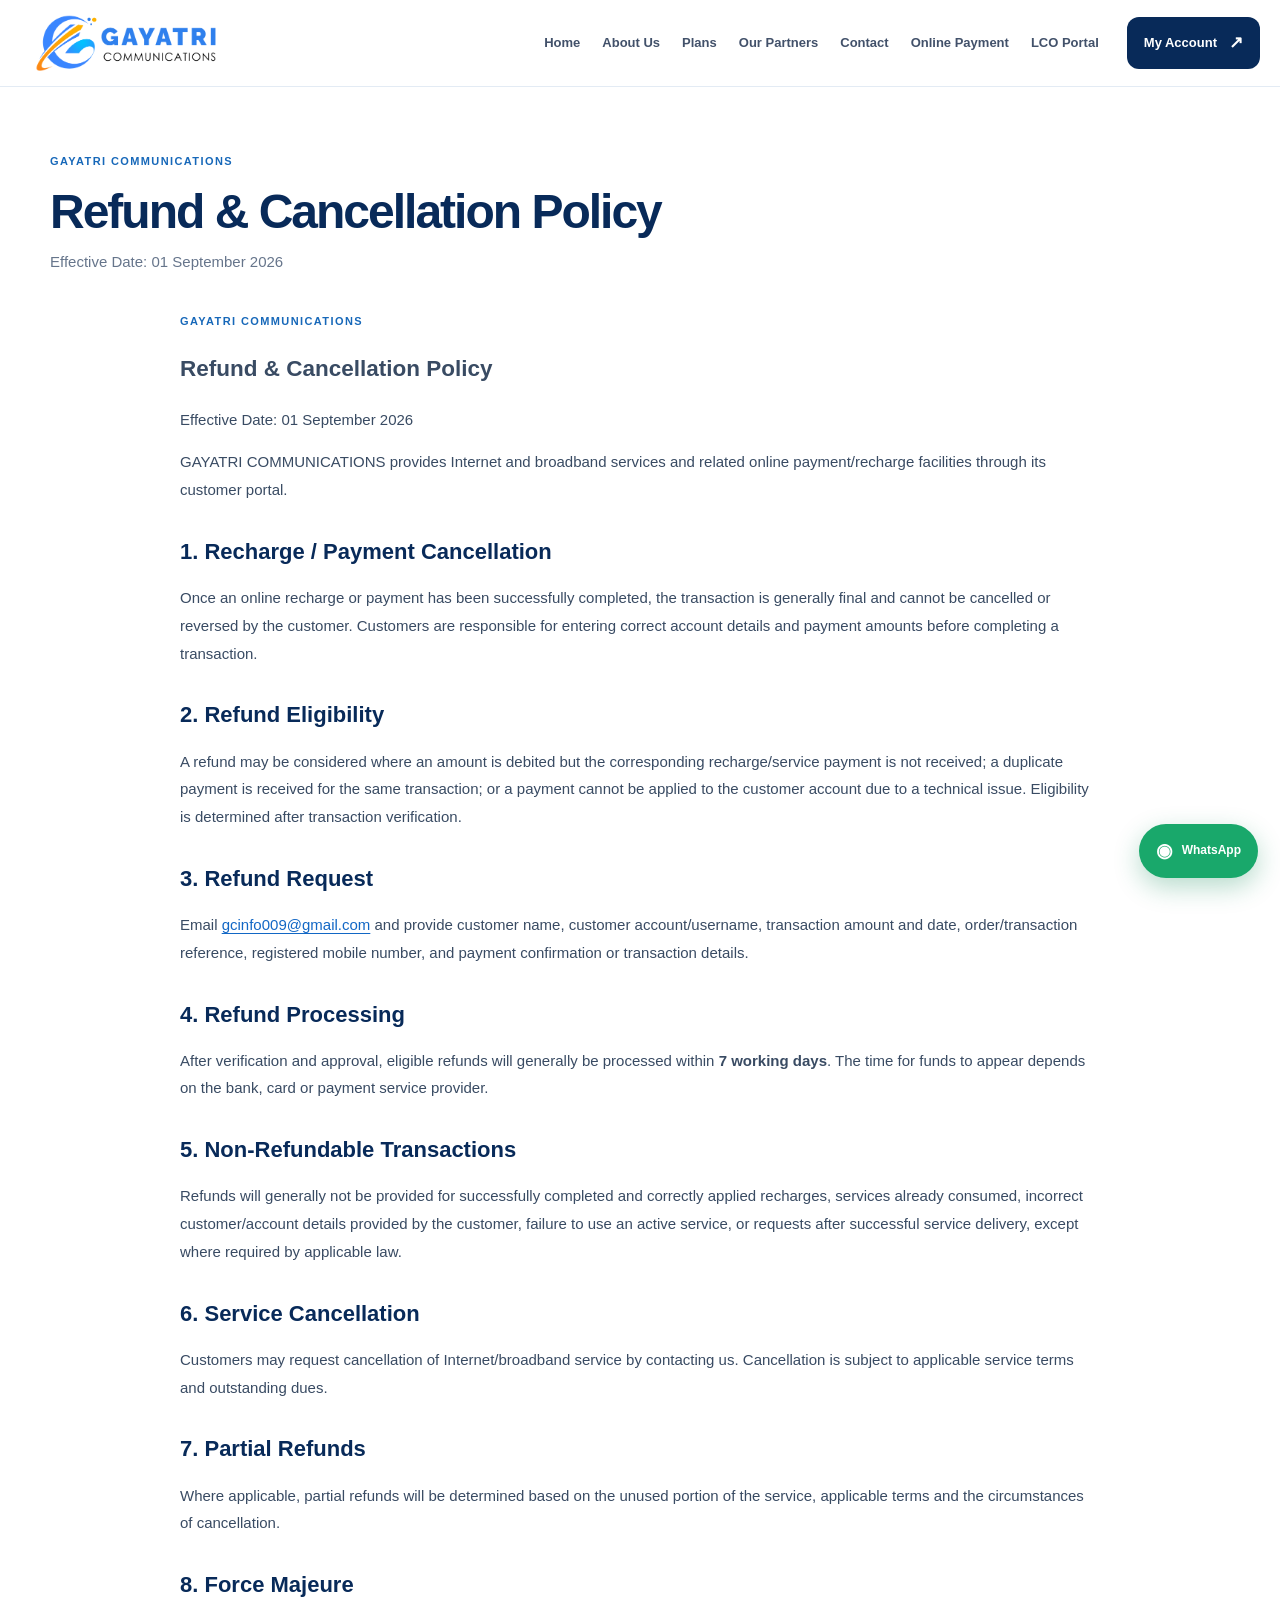
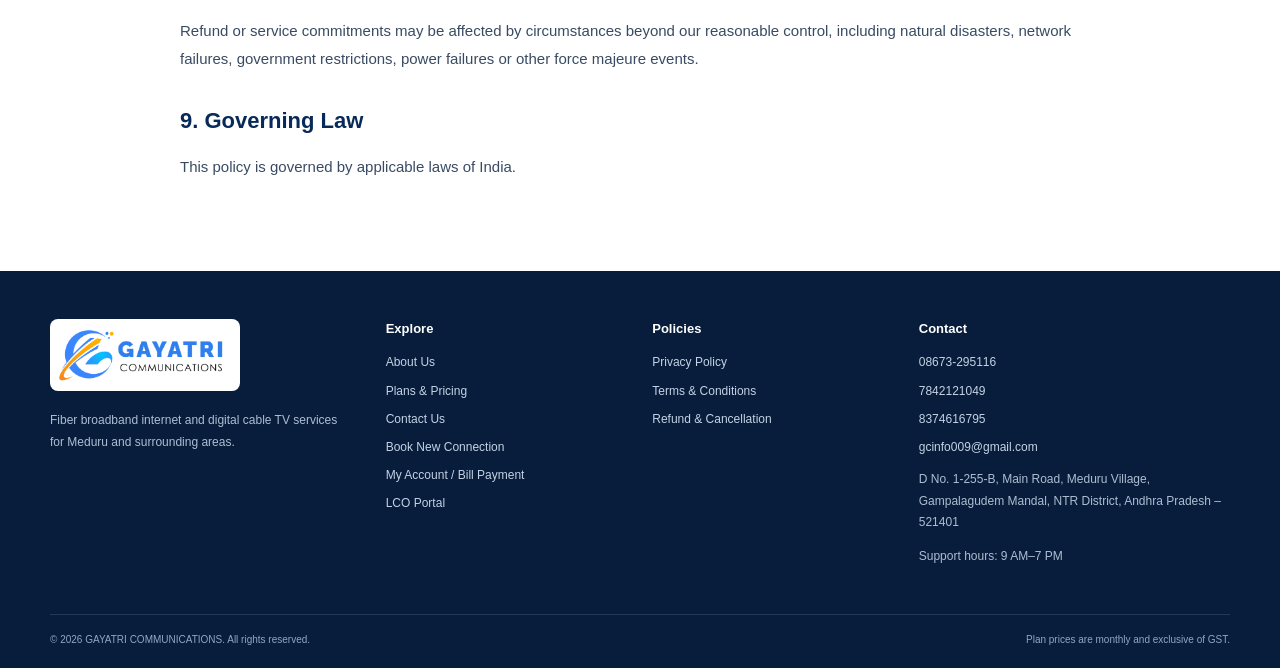
<file: refund-policy.html>
<!doctype html><html lang="en"><head><meta charset="utf-8"><meta name="viewport" content="width=device-width,initial-scale=1"><meta name="description" content="Refund, cancellation and recharge policy for GAYATRI COMMUNICATIONS customer payments."><meta name="theme-color" content="#092b5b"><title>Refund & Cancellation Policy | GAYATRI COMMUNICATIONS</title><link rel="icon" href="logo-small.png"><link rel="stylesheet" href="styles.css"></head><body><header class="site-header"><div class="header-inner"><a class="brand" href="index.html" aria-label="GAYATRI COMMUNICATIONS home"><img src="logo.png" alt="GAYATRI COMMUNICATIONS"></a><button class="menu-toggle" aria-label="Open navigation" aria-expanded="false">☰</button><nav class="site-nav" aria-label="Main navigation"><a href="index.html">Home</a><a href="about-us.html">About Us</a><a href="services.html">Plans</a><a href="partners.html">Our Partners</a><a href="contact-us.html">Contact</a><a href="https://myaccount.gcinfo.in" target="_blank" rel="noopener noreferrer">Online Payment</a><a href="https://sms.vdigital.co.in/login" target="_blank" rel="noopener noreferrer">LCO Portal</a></nav><a class="header-cta" href="https://myaccount.gcinfo.in" target="_blank" rel="noopener noreferrer">My Account <span>↗</span></a></div></header><main><section class="page-hero section-wrap policy-head"><span class="eyebrow">GAYATRI COMMUNICATIONS</span><h1>Refund & Cancellation Policy</h1><p>Effective Date: 01 September 2026</p></section><article class="section-wrap prose-page policy-content"><div class="page-head"><span class="eyebrow">GAYATRI COMMUNICATIONS</span><h1>Refund & Cancellation Policy</h1><p>Effective Date: 01 September 2026</p></div><p>GAYATRI COMMUNICATIONS provides Internet and broadband services and related online payment/recharge facilities through its customer portal.</p>
<h2>1. Recharge / Payment Cancellation</h2><p>Once an online recharge or payment has been successfully completed, the transaction is generally final and cannot be cancelled or reversed by the customer. Customers are responsible for entering correct account details and payment amounts before completing a transaction.</p>
<h2>2. Refund Eligibility</h2><p>A refund may be considered where an amount is debited but the corresponding recharge/service payment is not received; a duplicate payment is received for the same transaction; or a payment cannot be applied to the customer account due to a technical issue. Eligibility is determined after transaction verification.</p>
<h2>3. Refund Request</h2><p>Email <a href="mailto:gcinfo009@gmail.com">gcinfo009@gmail.com</a> and provide customer name, customer account/username, transaction amount and date, order/transaction reference, registered mobile number, and payment confirmation or transaction details.</p>
<h2>4. Refund Processing</h2><p>After verification and approval, eligible refunds will generally be processed within <strong>7 working days</strong>. The time for funds to appear depends on the bank, card or payment service provider.</p>
<h2>5. Non-Refundable Transactions</h2><p>Refunds will generally not be provided for successfully completed and correctly applied recharges, services already consumed, incorrect customer/account details provided by the customer, failure to use an active service, or requests after successful service delivery, except where required by applicable law.</p>
<h2>6. Service Cancellation</h2><p>Customers may request cancellation of Internet/broadband service by contacting us. Cancellation is subject to applicable service terms and outstanding dues.</p>
<h2>7. Partial Refunds</h2><p>Where applicable, partial refunds will be determined based on the unused portion of the service, applicable terms and the circumstances of cancellation.</p>
<h2>8. Force Majeure</h2><p>Refund or service commitments may be affected by circumstances beyond our reasonable control, including natural disasters, network failures, government restrictions, power failures or other force majeure events.</p>
<h2>9. Governing Law</h2><p>This policy is governed by applicable laws of India.</p>
</article></main><footer class="site-footer"><div class="footer-grid"><div class="footer-brand"><a href="index.html"><img src="logo.png" alt="GAYATRI COMMUNICATIONS"></a><p>Fiber broadband internet and digital cable TV services for Meduru and surrounding areas.</p></div><div><h3>Explore</h3><a href="about-us.html">About Us</a><a href="services.html">Plans & Pricing</a><a href="contact-us.html">Contact Us</a><a href="https://myaccount.gcinfo.in/book-connection" target="_blank" rel="noopener noreferrer">Book New Connection</a><a href="https://myaccount.gcinfo.in" target="_blank" rel="noopener noreferrer">My Account / Bill Payment</a><a href="https://sms.vdigital.co.in/login" target="_blank" rel="noopener noreferrer">LCO Portal</a></div><div><h3>Policies</h3><a href="privacy-policy.html">Privacy Policy</a><a href="terms-and-conditions.html">Terms &amp; Conditions</a><a href="refund-policy.html">Refund &amp; Cancellation</a></div><div><h3>Contact</h3><a href="tel:08673295116">08673-295116</a><a href="tel:7842121049">7842121049</a><a href="tel:8374616795">8374616795</a><a href="mailto:gcinfo009@gmail.com">gcinfo009@gmail.com</a><p>D No. 1-255-B, Main Road, Meduru Village, Gampalagudem Mandal, NTR District, Andhra Pradesh – 521401</p><p>Support hours: 9 AM–7 PM</p></div></div><div class="footer-bottom"><span>© <span id="year"></span> GAYATRI COMMUNICATIONS. All rights reserved.</span><span>Plan prices are monthly and exclusive of GST.</span></div></footer><a class="floating-wa" href="https://wa.me/918374616795?text=Hello%20GAYATRI%20COMMUNICATIONS%2C%20I%20need%20assistance." target="_blank" rel="noopener noreferrer" aria-label="Chat with GAYATRI COMMUNICATIONS on WhatsApp"><span aria-hidden="true">◉</span><b>WhatsApp</b></a><script src="script.js" defer></script></body></html>
</file>
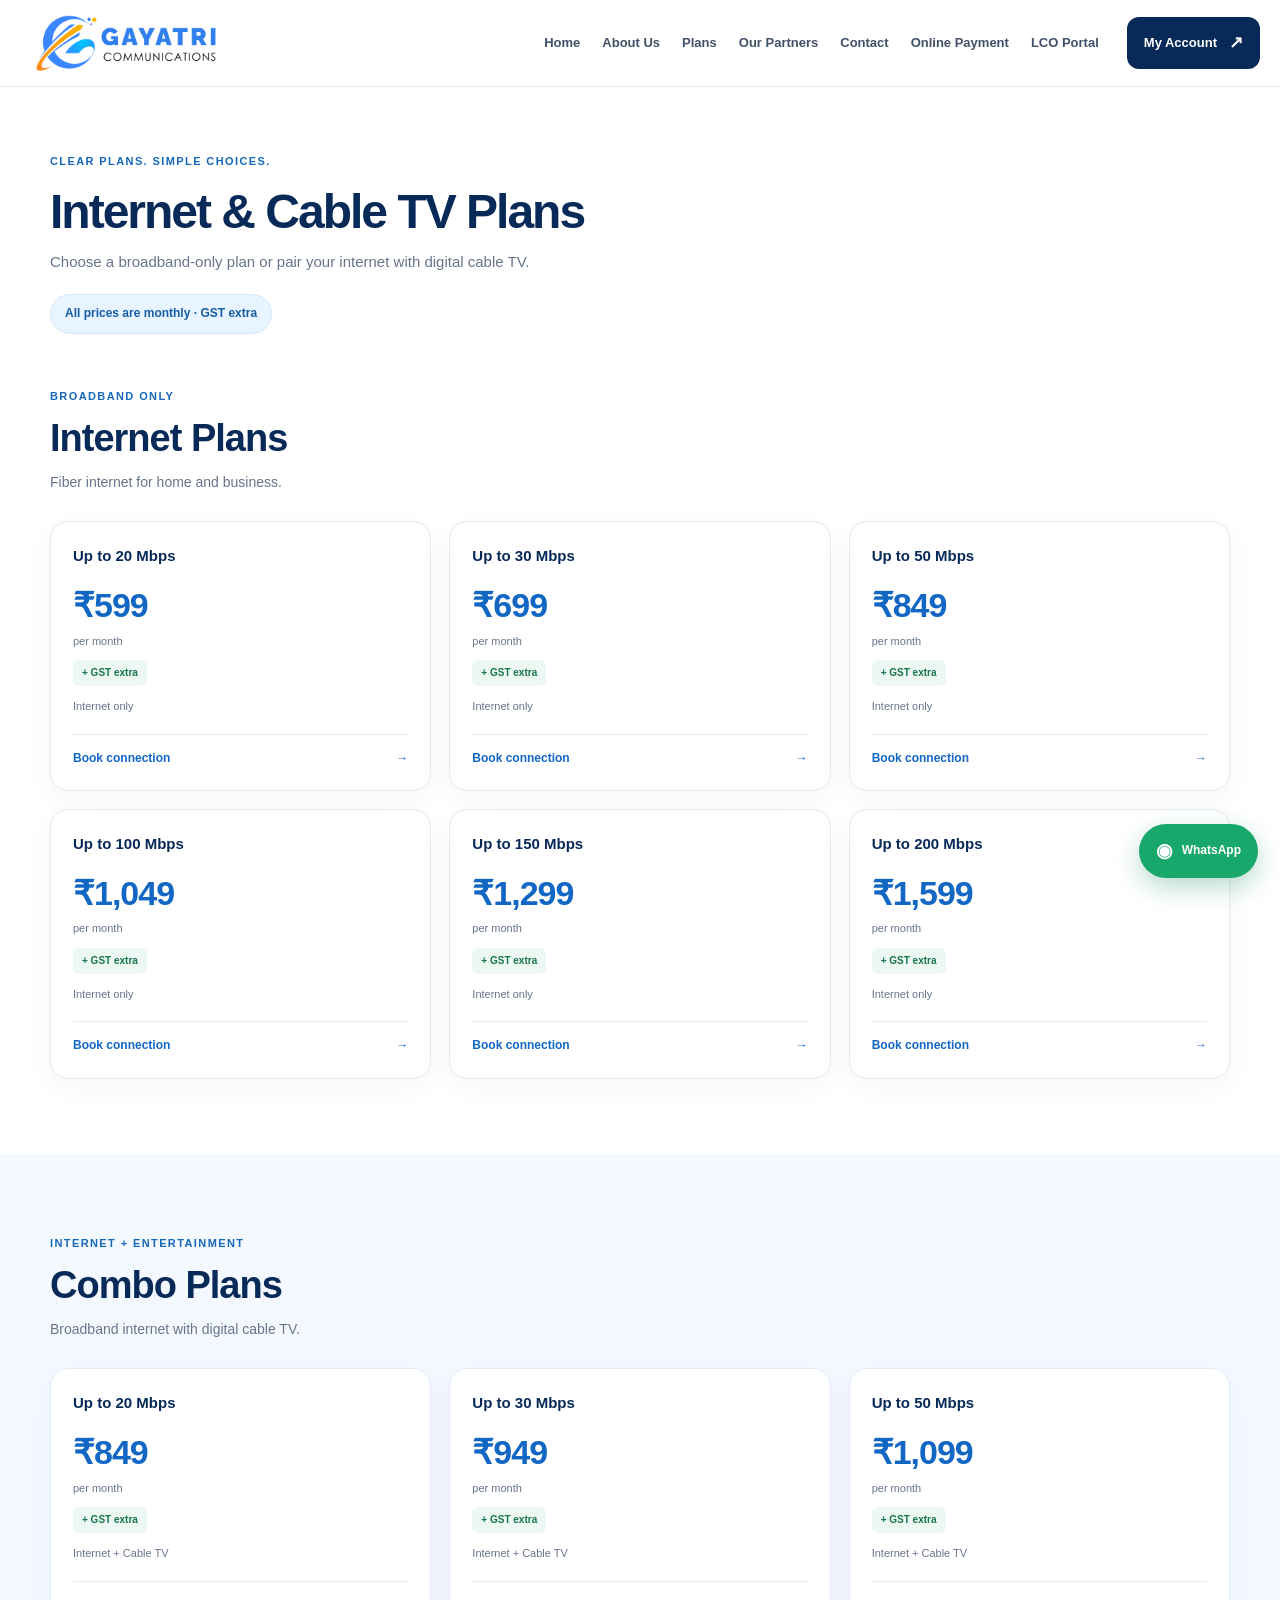
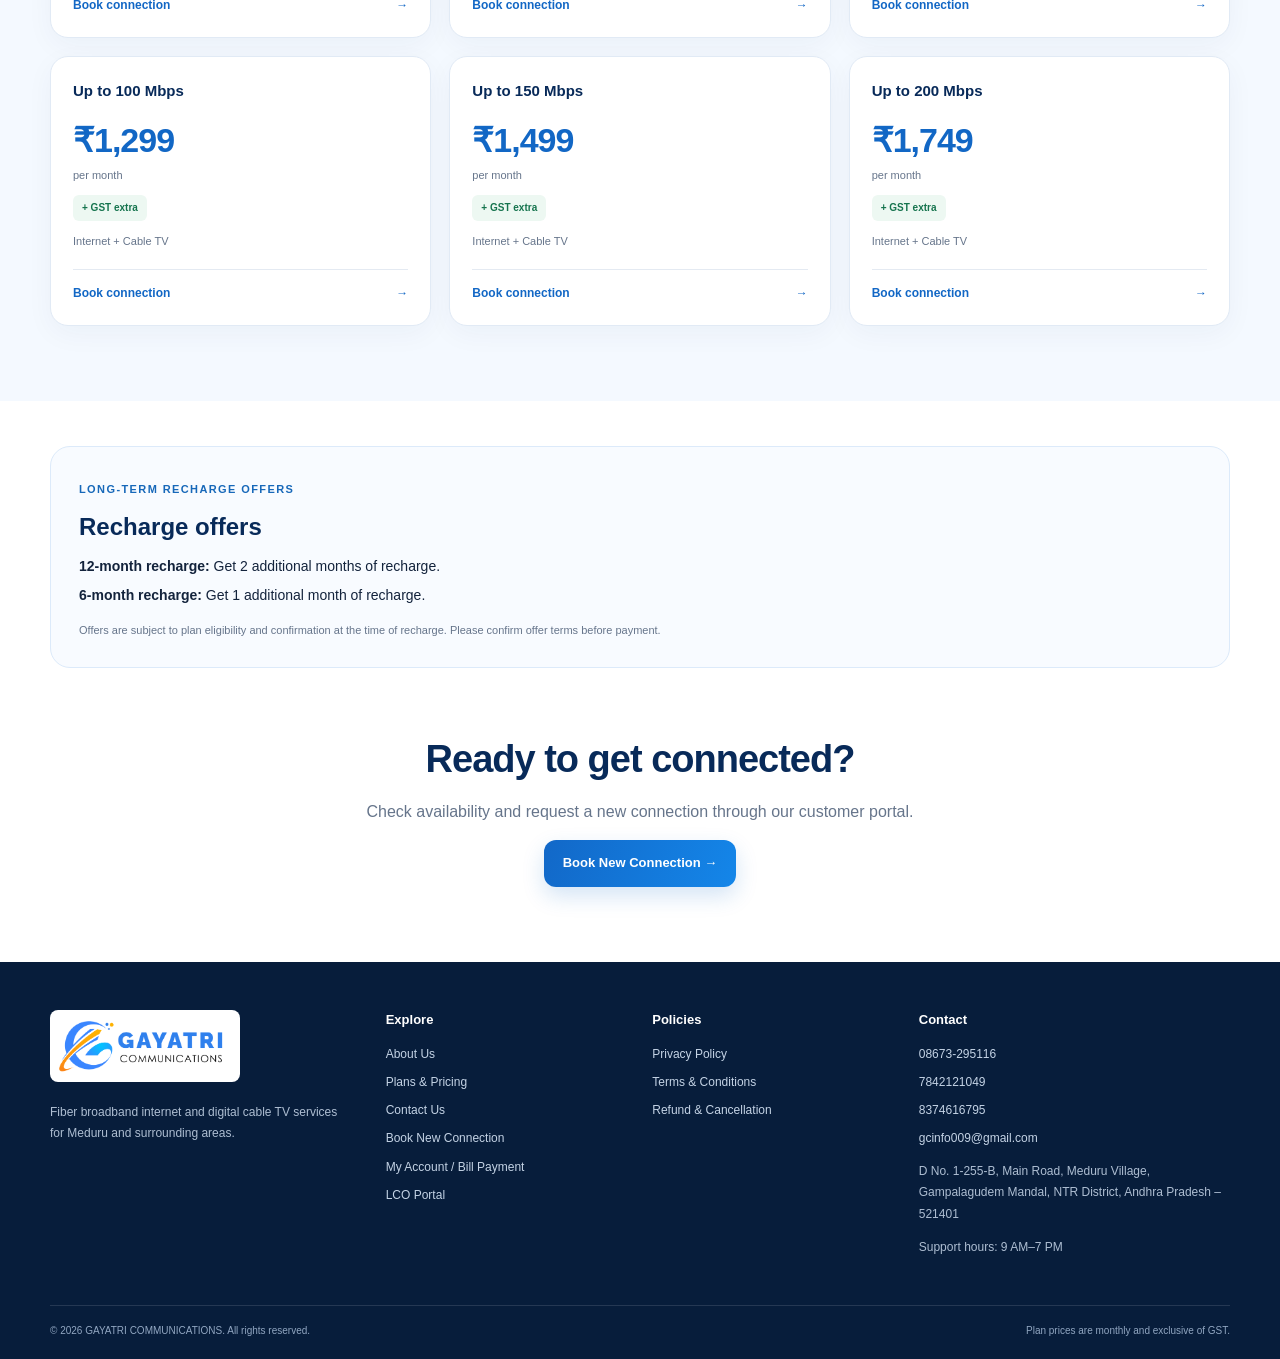
<file: services.html>
<!doctype html><html lang="en"><head><meta charset="utf-8"><meta name="viewport" content="width=device-width,initial-scale=1"><meta name="description" content="Compare monthly internet-only and internet plus digital cable TV plans from GAYATRI COMMUNICATIONS. Prices are exclusive of GST."><meta name="theme-color" content="#092b5b"><title>Internet & Cable TV Plans | GAYATRI COMMUNICATIONS</title><link rel="icon" href="logo-small.png"><link rel="stylesheet" href="styles.css"></head><body><header class="site-header"><div class="header-inner"><a class="brand" href="index.html" aria-label="GAYATRI COMMUNICATIONS home"><img src="logo.png" alt="GAYATRI COMMUNICATIONS"></a><button class="menu-toggle" aria-label="Open navigation" aria-expanded="false">☰</button><nav class="site-nav" aria-label="Main navigation"><a href="index.html">Home</a><a href="about-us.html">About Us</a><a href="services.html">Plans</a><a href="partners.html">Our Partners</a><a href="contact-us.html">Contact</a><a href="https://myaccount.gcinfo.in" target="_blank" rel="noopener noreferrer">Online Payment</a><a href="https://sms.vdigital.co.in/login" target="_blank" rel="noopener noreferrer">LCO Portal</a></nav><a class="header-cta" href="https://myaccount.gcinfo.in" target="_blank" rel="noopener noreferrer">My Account <span>↗</span></a></div></header><main><section class="page-hero section-wrap"><span class="eyebrow">CLEAR PLANS. SIMPLE CHOICES.</span><h1>Internet &amp; Cable TV Plans</h1><p>Choose a broadband-only plan or pair your internet with digital cable TV.</p><div class="tax-pill">All prices are monthly · GST extra</div></section><section id="internet-plans" class="section-wrap section-pad plan-list-section"><div class="section-heading"><div><span class="eyebrow">BROADBAND ONLY</span><h2>Internet Plans</h2><p>Fiber internet for home and business.</p></div></div><div class="full-plan-grid"><article class="plan-card"><div class="plan-speed">Up to 20 Mbps</div><div class="plan-price">₹599</div><div class="plan-period">per month</div><div class="plan-tax">+ GST extra</div><div class="plan-kind">Internet only</div><a href="https://myaccount.gcinfo.in/book-connection" target="_blank" rel="noopener noreferrer">Book connection <span>→</span></a></article><article class="plan-card"><div class="plan-speed">Up to 30 Mbps</div><div class="plan-price">₹699</div><div class="plan-period">per month</div><div class="plan-tax">+ GST extra</div><div class="plan-kind">Internet only</div><a href="https://myaccount.gcinfo.in/book-connection" target="_blank" rel="noopener noreferrer">Book connection <span>→</span></a></article><article class="plan-card"><div class="plan-speed">Up to 50 Mbps</div><div class="plan-price">₹849</div><div class="plan-period">per month</div><div class="plan-tax">+ GST extra</div><div class="plan-kind">Internet only</div><a href="https://myaccount.gcinfo.in/book-connection" target="_blank" rel="noopener noreferrer">Book connection <span>→</span></a></article><article class="plan-card"><div class="plan-speed">Up to 100 Mbps</div><div class="plan-price">₹1,049</div><div class="plan-period">per month</div><div class="plan-tax">+ GST extra</div><div class="plan-kind">Internet only</div><a href="https://myaccount.gcinfo.in/book-connection" target="_blank" rel="noopener noreferrer">Book connection <span>→</span></a></article><article class="plan-card"><div class="plan-speed">Up to 150 Mbps</div><div class="plan-price">₹1,299</div><div class="plan-period">per month</div><div class="plan-tax">+ GST extra</div><div class="plan-kind">Internet only</div><a href="https://myaccount.gcinfo.in/book-connection" target="_blank" rel="noopener noreferrer">Book connection <span>→</span></a></article><article class="plan-card"><div class="plan-speed">Up to 200 Mbps</div><div class="plan-price">₹1,599</div><div class="plan-period">per month</div><div class="plan-tax">+ GST extra</div><div class="plan-kind">Internet only</div><a href="https://myaccount.gcinfo.in/book-connection" target="_blank" rel="noopener noreferrer">Book connection <span>→</span></a></article></div></section><section id="combo-plans" class="combo-plan-section"><div class="section-wrap section-pad"><div class="section-heading"><div><span class="eyebrow">INTERNET + ENTERTAINMENT</span><h2>Combo Plans</h2><p>Broadband internet with digital cable TV.</p></div></div><div class="full-plan-grid"><article class="plan-card"><div class="plan-speed">Up to 20 Mbps</div><div class="plan-price">₹849</div><div class="plan-period">per month</div><div class="plan-tax">+ GST extra</div><div class="plan-kind">Internet + Cable TV</div><a href="https://myaccount.gcinfo.in/book-connection" target="_blank" rel="noopener noreferrer">Book connection <span>→</span></a></article><article class="plan-card"><div class="plan-speed">Up to 30 Mbps</div><div class="plan-price">₹949</div><div class="plan-period">per month</div><div class="plan-tax">+ GST extra</div><div class="plan-kind">Internet + Cable TV</div><a href="https://myaccount.gcinfo.in/book-connection" target="_blank" rel="noopener noreferrer">Book connection <span>→</span></a></article><article class="plan-card"><div class="plan-speed">Up to 50 Mbps</div><div class="plan-price">₹1,099</div><div class="plan-period">per month</div><div class="plan-tax">+ GST extra</div><div class="plan-kind">Internet + Cable TV</div><a href="https://myaccount.gcinfo.in/book-connection" target="_blank" rel="noopener noreferrer">Book connection <span>→</span></a></article><article class="plan-card"><div class="plan-speed">Up to 100 Mbps</div><div class="plan-price">₹1,299</div><div class="plan-period">per month</div><div class="plan-tax">+ GST extra</div><div class="plan-kind">Internet + Cable TV</div><a href="https://myaccount.gcinfo.in/book-connection" target="_blank" rel="noopener noreferrer">Book connection <span>→</span></a></article><article class="plan-card"><div class="plan-speed">Up to 150 Mbps</div><div class="plan-price">₹1,499</div><div class="plan-period">per month</div><div class="plan-tax">+ GST extra</div><div class="plan-kind">Internet + Cable TV</div><a href="https://myaccount.gcinfo.in/book-connection" target="_blank" rel="noopener noreferrer">Book connection <span>→</span></a></article><article class="plan-card"><div class="plan-speed">Up to 200 Mbps</div><div class="plan-price">₹1,749</div><div class="plan-period">per month</div><div class="plan-tax">+ GST extra</div><div class="plan-kind">Internet + Cable TV</div><a href="https://myaccount.gcinfo.in/book-connection" target="_blank" rel="noopener noreferrer">Book connection <span>→</span></a></article></div></div></section><section class="section-wrap offer-box"><div><span class="eyebrow">LONG-TERM RECHARGE OFFERS</span><h2>Recharge offers</h2><p><strong>12-month recharge:</strong> Get 2 additional months of recharge.</p><p><strong>6-month recharge:</strong> Get 1 additional month of recharge.</p><small>Offers are subject to plan eligibility and confirmation at the time of recharge. Please confirm offer terms before payment.</small></div></section><section class="section-wrap page-bottom-cta"><h2>Ready to get connected?</h2><p>Check availability and request a new connection through our customer portal.</p><a class="btn btn-primary" href="https://myaccount.gcinfo.in/book-connection" target="_blank" rel="noopener noreferrer">Book New Connection →</a></section></main><footer class="site-footer"><div class="footer-grid"><div class="footer-brand"><a href="index.html"><img src="logo.png" alt="GAYATRI COMMUNICATIONS"></a><p>Fiber broadband internet and digital cable TV services for Meduru and surrounding areas.</p></div><div><h3>Explore</h3><a href="about-us.html">About Us</a><a href="services.html">Plans & Pricing</a><a href="contact-us.html">Contact Us</a><a href="https://myaccount.gcinfo.in/book-connection" target="_blank" rel="noopener noreferrer">Book New Connection</a><a href="https://myaccount.gcinfo.in" target="_blank" rel="noopener noreferrer">My Account / Bill Payment</a><a href="https://sms.vdigital.co.in/login" target="_blank" rel="noopener noreferrer">LCO Portal</a></div><div><h3>Policies</h3><a href="privacy-policy.html">Privacy Policy</a><a href="terms-and-conditions.html">Terms &amp; Conditions</a><a href="refund-policy.html">Refund &amp; Cancellation</a></div><div><h3>Contact</h3><a href="tel:08673295116">08673-295116</a><a href="tel:7842121049">7842121049</a><a href="tel:8374616795">8374616795</a><a href="mailto:gcinfo009@gmail.com">gcinfo009@gmail.com</a><p>D No. 1-255-B, Main Road, Meduru Village, Gampalagudem Mandal, NTR District, Andhra Pradesh – 521401</p><p>Support hours: 9 AM–7 PM</p></div></div><div class="footer-bottom"><span>© <span id="year"></span> GAYATRI COMMUNICATIONS. All rights reserved.</span><span>Plan prices are monthly and exclusive of GST.</span></div></footer><a class="floating-wa" href="https://wa.me/918374616795?text=Hello%20GAYATRI%20COMMUNICATIONS%2C%20I%20need%20assistance." target="_blank" rel="noopener noreferrer" aria-label="Chat with GAYATRI COMMUNICATIONS on WhatsApp"><span aria-hidden="true">◉</span><b>WhatsApp</b></a><script src="script.js" defer></script></body></html>
</file>
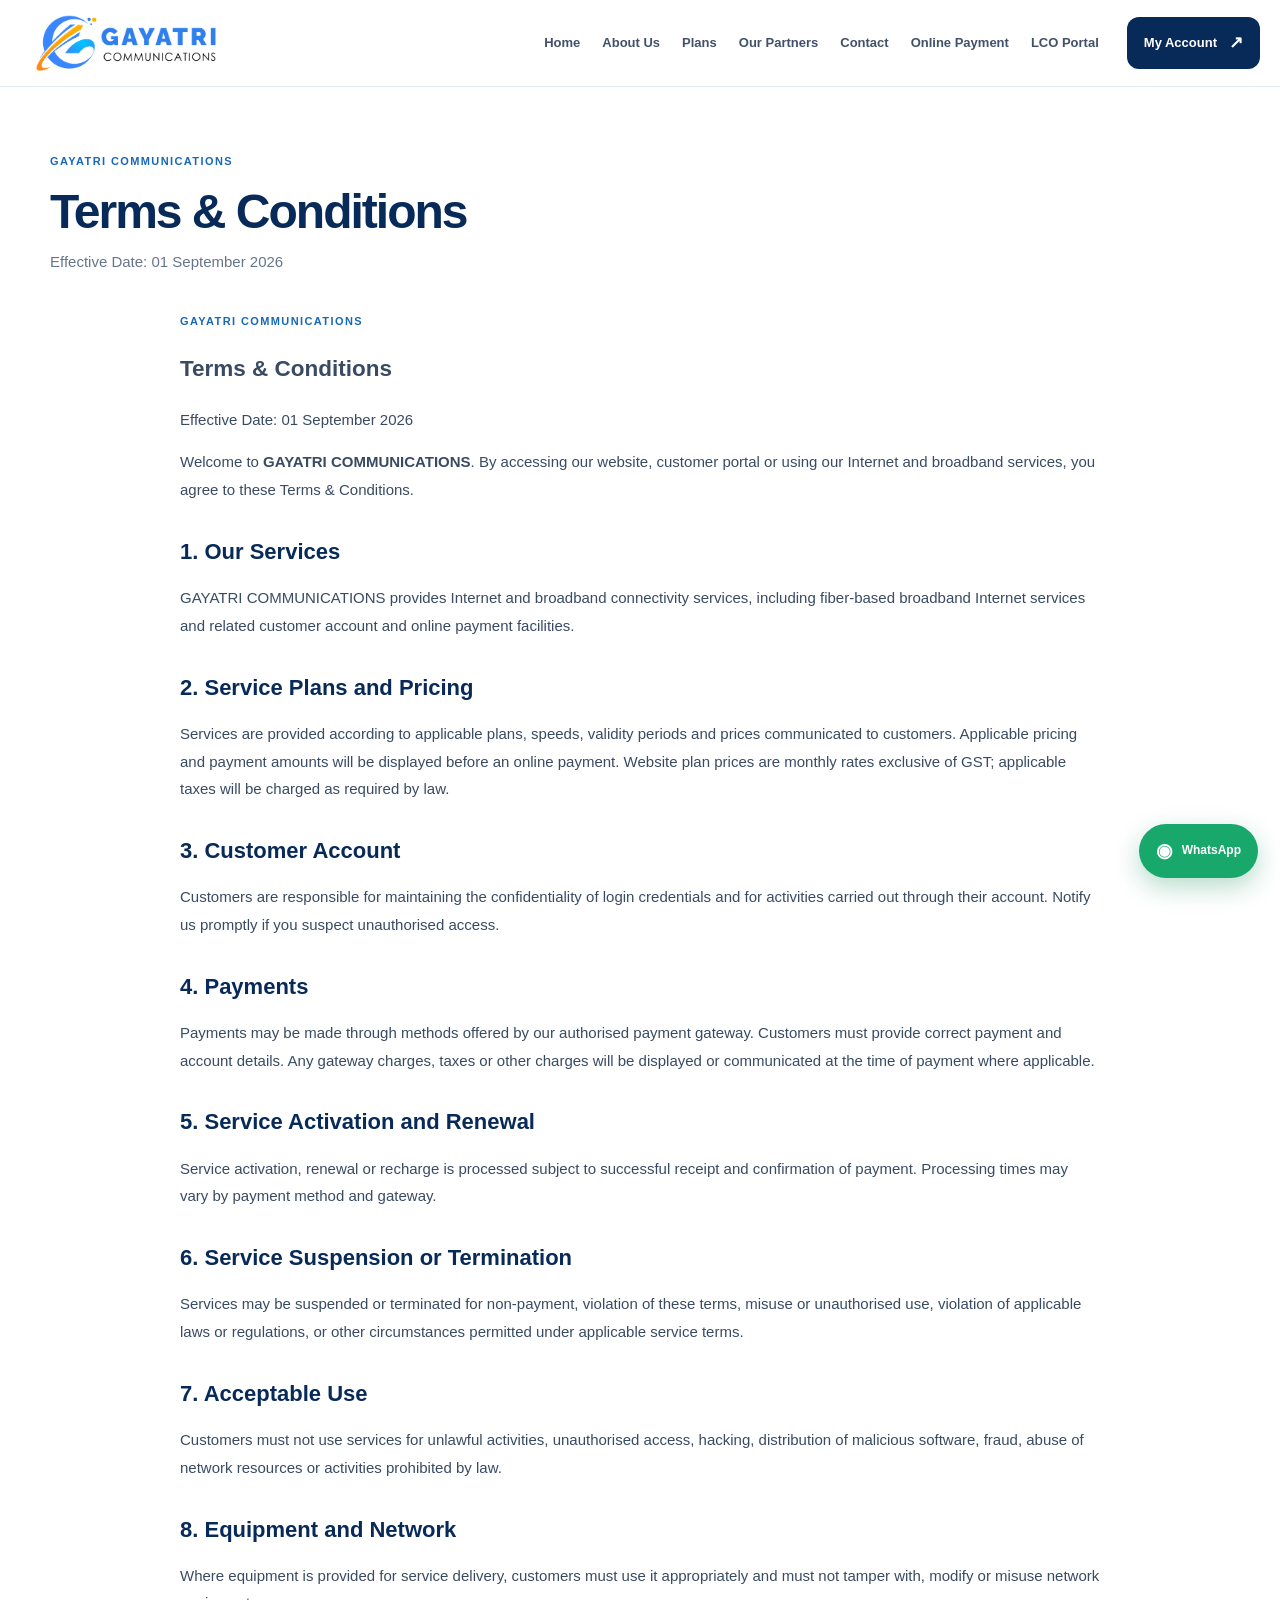
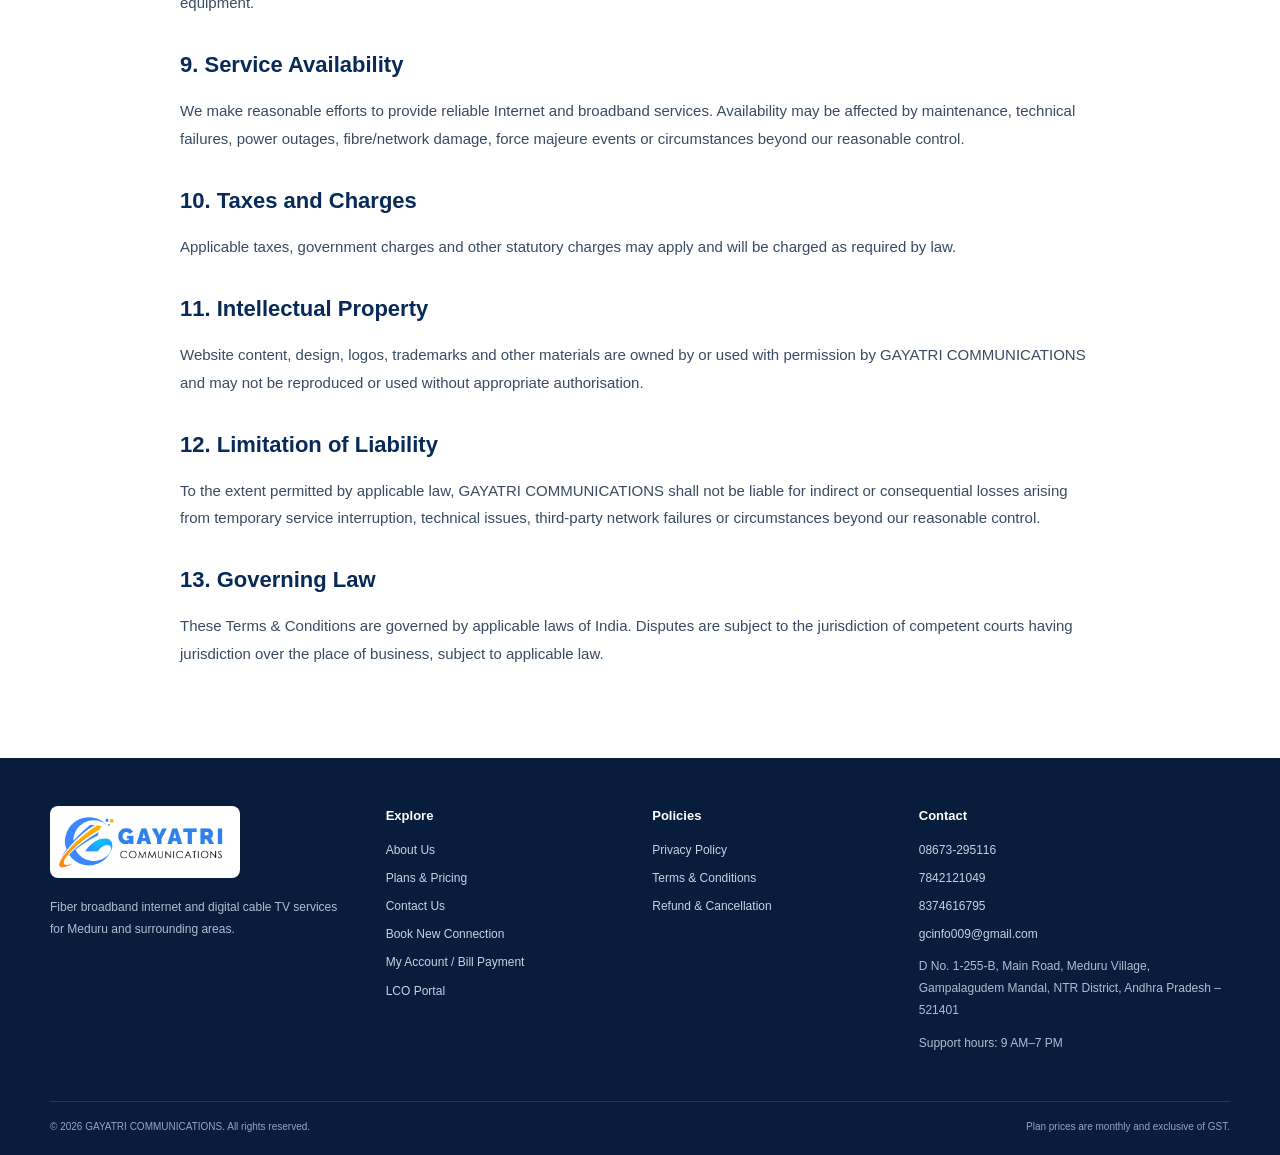
<file: terms-and-conditions.html>
<!doctype html><html lang="en"><head><meta charset="utf-8"><meta name="viewport" content="width=device-width,initial-scale=1"><meta name="description" content="Terms and conditions for using GAYATRI COMMUNICATIONS broadband services, customer portal and payments."><meta name="theme-color" content="#092b5b"><title>Terms & Conditions | GAYATRI COMMUNICATIONS</title><link rel="icon" href="logo-small.png"><link rel="stylesheet" href="styles.css"></head><body><header class="site-header"><div class="header-inner"><a class="brand" href="index.html" aria-label="GAYATRI COMMUNICATIONS home"><img src="logo.png" alt="GAYATRI COMMUNICATIONS"></a><button class="menu-toggle" aria-label="Open navigation" aria-expanded="false">☰</button><nav class="site-nav" aria-label="Main navigation"><a href="index.html">Home</a><a href="about-us.html">About Us</a><a href="services.html">Plans</a><a href="partners.html">Our Partners</a><a href="contact-us.html">Contact</a><a href="https://myaccount.gcinfo.in" target="_blank" rel="noopener noreferrer">Online Payment</a><a href="https://sms.vdigital.co.in/login" target="_blank" rel="noopener noreferrer">LCO Portal</a></nav><a class="header-cta" href="https://myaccount.gcinfo.in" target="_blank" rel="noopener noreferrer">My Account <span>↗</span></a></div></header><main><section class="page-hero section-wrap policy-head"><span class="eyebrow">GAYATRI COMMUNICATIONS</span><h1>Terms & Conditions</h1><p>Effective Date: 01 September 2026</p></section><article class="section-wrap prose-page policy-content"><div class="page-head"><span class="eyebrow">GAYATRI COMMUNICATIONS</span><h1>Terms & Conditions</h1><p>Effective Date: 01 September 2026</p></div><p>Welcome to <strong>GAYATRI COMMUNICATIONS</strong>. By accessing our website, customer portal or using our Internet and broadband services, you agree to these Terms &amp; Conditions.</p>
<h2>1. Our Services</h2><p>GAYATRI COMMUNICATIONS provides Internet and broadband connectivity services, including fiber-based broadband Internet services and related customer account and online payment facilities.</p>
<h2>2. Service Plans and Pricing</h2><p>Services are provided according to applicable plans, speeds, validity periods and prices communicated to customers. Applicable pricing and payment amounts will be displayed before an online payment. Website plan prices are monthly rates exclusive of GST; applicable taxes will be charged as required by law.</p>
<h2>3. Customer Account</h2><p>Customers are responsible for maintaining the confidentiality of login credentials and for activities carried out through their account. Notify us promptly if you suspect unauthorised access.</p>
<h2>4. Payments</h2><p>Payments may be made through methods offered by our authorised payment gateway. Customers must provide correct payment and account details. Any gateway charges, taxes or other charges will be displayed or communicated at the time of payment where applicable.</p>
<h2>5. Service Activation and Renewal</h2><p>Service activation, renewal or recharge is processed subject to successful receipt and confirmation of payment. Processing times may vary by payment method and gateway.</p>
<h2>6. Service Suspension or Termination</h2><p>Services may be suspended or terminated for non-payment, violation of these terms, misuse or unauthorised use, violation of applicable laws or regulations, or other circumstances permitted under applicable service terms.</p>
<h2>7. Acceptable Use</h2><p>Customers must not use services for unlawful activities, unauthorised access, hacking, distribution of malicious software, fraud, abuse of network resources or activities prohibited by law.</p>
<h2>8. Equipment and Network</h2><p>Where equipment is provided for service delivery, customers must use it appropriately and must not tamper with, modify or misuse network equipment.</p>
<h2>9. Service Availability</h2><p>We make reasonable efforts to provide reliable Internet and broadband services. Availability may be affected by maintenance, technical failures, power outages, fibre/network damage, force majeure events or circumstances beyond our reasonable control.</p>
<h2>10. Taxes and Charges</h2><p>Applicable taxes, government charges and other statutory charges may apply and will be charged as required by law.</p>
<h2>11. Intellectual Property</h2><p>Website content, design, logos, trademarks and other materials are owned by or used with permission by GAYATRI COMMUNICATIONS and may not be reproduced or used without appropriate authorisation.</p>
<h2>12. Limitation of Liability</h2><p>To the extent permitted by applicable law, GAYATRI COMMUNICATIONS shall not be liable for indirect or consequential losses arising from temporary service interruption, technical issues, third-party network failures or circumstances beyond our reasonable control.</p>
<h2>13. Governing Law</h2><p>These Terms &amp; Conditions are governed by applicable laws of India. Disputes are subject to the jurisdiction of competent courts having jurisdiction over the place of business, subject to applicable law.</p>
</article></main><footer class="site-footer"><div class="footer-grid"><div class="footer-brand"><a href="index.html"><img src="logo.png" alt="GAYATRI COMMUNICATIONS"></a><p>Fiber broadband internet and digital cable TV services for Meduru and surrounding areas.</p></div><div><h3>Explore</h3><a href="about-us.html">About Us</a><a href="services.html">Plans & Pricing</a><a href="contact-us.html">Contact Us</a><a href="https://myaccount.gcinfo.in/book-connection" target="_blank" rel="noopener noreferrer">Book New Connection</a><a href="https://myaccount.gcinfo.in" target="_blank" rel="noopener noreferrer">My Account / Bill Payment</a><a href="https://sms.vdigital.co.in/login" target="_blank" rel="noopener noreferrer">LCO Portal</a></div><div><h3>Policies</h3><a href="privacy-policy.html">Privacy Policy</a><a href="terms-and-conditions.html">Terms &amp; Conditions</a><a href="refund-policy.html">Refund &amp; Cancellation</a></div><div><h3>Contact</h3><a href="tel:08673295116">08673-295116</a><a href="tel:7842121049">7842121049</a><a href="tel:8374616795">8374616795</a><a href="mailto:gcinfo009@gmail.com">gcinfo009@gmail.com</a><p>D No. 1-255-B, Main Road, Meduru Village, Gampalagudem Mandal, NTR District, Andhra Pradesh – 521401</p><p>Support hours: 9 AM–7 PM</p></div></div><div class="footer-bottom"><span>© <span id="year"></span> GAYATRI COMMUNICATIONS. All rights reserved.</span><span>Plan prices are monthly and exclusive of GST.</span></div></footer><a class="floating-wa" href="https://wa.me/918374616795?text=Hello%20GAYATRI%20COMMUNICATIONS%2C%20I%20need%20assistance." target="_blank" rel="noopener noreferrer" aria-label="Chat with GAYATRI COMMUNICATIONS on WhatsApp"><span aria-hidden="true">◉</span><b>WhatsApp</b></a><script src="script.js" defer></script></body></html>
</file>
<file: styles.css>
:root{--navy:#082a59;--blue:#1267c5;--blue2:#1685e8;--cyan:#39c3ec;--ink:#13233c;--muted:#66758b;--line:#e4eaf2;--pale:#f4f8fd;--green:#159b68;--radius:22px;--shadow:0 18px 48px rgba(11,46,91,.09)}*{box-sizing:border-box}html{scroll-behavior:smooth;scroll-padding-top:100px}body{margin:0;color:var(--ink);font-family:Arial,'Segoe UI',sans-serif;line-height:1.6;background:#fff}a{color:inherit;text-decoration:none}img{max-width:100%;height:auto}button,input,select,textarea{font:inherit}.section-wrap{width:min(1180px,calc(100% - 40px));margin-inline:auto}.site-header{position:sticky;top:0;z-index:50;background:rgba(255,255,255,.96);border-bottom:1px solid rgba(220,230,242,.8);backdrop-filter:blur(14px)}.header-inner{max-width:1240px;width:calc(100% - 40px);min-height:86px;margin:auto;display:flex;align-items:center;gap:28px}.brand{display:flex;align-items:center;flex-shrink:0}.brand img{width:214px;max-height:68px;object-fit:contain}.site-nav{display:flex;align-items:center;justify-content:center;gap:22px;margin-left:auto}.site-nav a{font-size:13px;font-weight:700;color:#42516a;white-space:nowrap;transition:color .2s}.site-nav a:hover,.site-nav a:focus{color:var(--blue)}.header-cta{display:inline-flex;align-items:center;gap:12px;background:var(--navy);color:#fff;padding:12px 17px;border-radius:12px;font-size:13px;font-weight:700;white-space:nowrap}.header-cta span{font-size:17px}.menu-toggle{display:none;background:#eef4fb;border:0;border-radius:10px;padding:8px 12px;font-size:23px;color:var(--navy)}.hero{display:grid;grid-template-columns:1.02fr .98fr;gap:42px;align-items:center;padding-top:56px;padding-bottom:60px}.eyebrow{display:inline-flex;align-items:center;gap:8px;color:#1768b9;font-size:11px;font-weight:800;letter-spacing:1.4px;text-transform:uppercase}.eyebrow i{width:8px;height:8px;border-radius:50%;background:#16b5dc;box-shadow:0 0 0 4px #e1f7fc}.hero h1,.page-hero h1{font-family:Arial,'Segoe UI',sans-serif;font-size:clamp(38px,4.5vw,60px);line-height:1.12;letter-spacing:-2px;color:var(--navy);margin:18px 0}.hero h1 span{color:var(--blue2)}.hero-lead{font-size:17px;max-width:570px;color:#65748a;line-height:1.8}.hero-buttons,.cta-buttons,.form-buttons{display:flex;flex-wrap:wrap;gap:12px;margin-top:27px}.btn{border:0;display:inline-flex;align-items:center;justify-content:center;gap:12px;padding:13px 19px;border-radius:12px;font-size:13px;font-weight:800;cursor:pointer;transition:transform .2s,box-shadow .2s}.btn:hover{transform:translateY(-2px)}.btn-primary{background:linear-gradient(110deg,#1268c8,#1486e9);color:white;box-shadow:0 9px 22px rgba(18,103,197,.18)}.btn-outline{border:1px solid #cdd9e8;color:var(--navy);background:white}.btn-light{background:#edf5ff;color:#155da9;width:100%;margin-top:18px}.btn-white{background:#fff;color:var(--navy)}.btn-whatsapp{background:#19a86b;color:#fff}.hero-trust{display:flex;flex-wrap:wrap;gap:15px;margin-top:25px;color:#5f6e82;font-size:11px;font-weight:700}.hero-trust span::first-letter{color:#13a66b}.hero-visual{position:relative;min-width:0}.hero-visual>img{display:block;width:100%;aspect-ratio:716/505;object-fit:cover;border-radius:26px;box-shadow:0 24px 65px rgba(14,73,133,.18)}.visual-tag{position:absolute;left:-20px;bottom:22px;display:flex;align-items:center;gap:12px;background:white;padding:14px 18px;border-radius:15px;box-shadow:var(--shadow)}.visual-tag strong,.visual-tag small{display:block}.visual-tag strong{font-size:12px;color:var(--navy)}.visual-tag small{font-size:11px;color:var(--muted);margin-top:2px}.signal-dot{width:12px;height:12px;background:#1bb77a;border-radius:50%;box-shadow:0 0 0 5px #e4f8ef}.benefit-band{background:#f5f9fe;border-top:1px solid #edf2f8;border-bottom:1px solid #edf2f8}.benefit-grid{display:grid;grid-template-columns:repeat(4,1fr);gap:24px;padding-top:28px;padding-bottom:28px}.benefit-grid article{display:flex;align-items:flex-start;gap:13px}.benefit-icon,.round-icon,.action-icon{display:grid;place-items:center;flex-shrink:0;width:44px;height:44px;border-radius:13px;background:#e5f2ff;color:#1768c2;font-size:23px;font-weight:700}.benefit-grid h3{font-size:14px;margin:0 0 4px;color:var(--navy)}.benefit-grid p{font-size:12px;color:var(--muted);line-height:1.6;margin:0}.section-pad{padding-top:75px;padding-bottom:75px}.section-heading{display:flex;align-items:end;justify-content:space-between;gap:20px;margin-bottom:28px}.section-heading h2,.cta-inner h2,.page-bottom-cta h2{font-family:Arial,'Segoe UI',sans-serif;color:var(--navy);font-size:clamp(27px,3vw,38px);line-height:1.2;letter-spacing:-1px;margin:9px 0}.section-heading p{margin:0;color:var(--muted);font-size:14px}.text-link{color:var(--blue);font-size:13px;font-weight:800;white-space:nowrap}.plan-preview-grid{display:grid;grid-template-columns:1fr 1fr;gap:22px}.plan-preview{border:1px solid #e0eaf5;border-radius:20px;padding:26px;background:linear-gradient(135deg,#fff,#f5faff)}.combo-preview{background:linear-gradient(135deg,#f7fcff,#edf7ff);border-color:#d7e9fa}.preview-head{display:flex;gap:13px;align-items:center;margin-bottom:22px}.preview-head h3{font-size:18px;margin:0;color:var(--navy)}.preview-head p{margin:2px 0 0;color:var(--muted);font-size:12px}.mini-plans{display:grid;gap:0}.mini-plans>div{display:flex;justify-content:space-between;align-items:center;padding:12px 0;border-top:1px solid #e5edf6;font-size:13px}.mini-plans>div span{font-weight:700}.mini-plans strong{color:var(--navy)}.mini-plans small{font-size:10px;font-weight:500;color:var(--muted)}.pricing-disclaimer{font-size:11px;color:var(--muted);margin-top:20px}.quick-actions-section{padding-bottom:76px}.action-grid{display:grid;grid-template-columns:repeat(3,1fr);gap:18px}.action-card{display:flex;gap:15px;border:1px solid var(--line);border-radius:18px;padding:22px;box-shadow:0 8px 24px rgba(9,47,93,.035);transition:transform .2s,border-color .2s}.action-card:hover{transform:translateY(-3px);border-color:#b9d8f7}.action-card h3{font-size:16px;color:var(--navy);margin:0 0 7px}.action-card p{font-size:12px;color:var(--muted);margin:0 0 14px;line-height:1.7}.action-card strong{font-size:11px;color:var(--blue)}.cta-strip{background:linear-gradient(110deg,#082a59,#105ba8);color:white}.cta-inner{display:flex;align-items:center;justify-content:space-between;gap:24px;padding-top:38px;padding-bottom:38px}.cta-inner .eyebrow{color:#8bdcf8}.cta-inner h2{color:white;margin:8px 0}.cta-inner p{margin:0;color:#d2e4f7;font-size:13px}.cta-buttons{margin:0}.site-footer{background:#071d3b;color:#d4dfef}.footer-grid{max-width:1180px;width:calc(100% - 40px);margin:auto;display:grid;grid-template-columns:1.3fr 1fr 1fr 1.35fr;gap:36px;padding:48px 0 34px}.footer-brand img{width:190px;max-height:72px;object-fit:contain;object-position:left center;background:#fff;border-radius:8px;padding:5px}.footer-brand p,.footer-grid p{font-size:12px;line-height:1.8;color:#aebed2}.footer-grid h3{font-size:13px;color:#fff;margin:0 0 14px}.footer-grid>div:not(:first-child)>a{display:block;font-size:12px;color:#c4d3e5;margin:9px 0}.footer-grid a:hover{color:#fff}.footer-bottom{border-top:1px solid rgba(255,255,255,.12);max-width:1180px;width:calc(100% - 40px);margin:auto;padding:17px 0 20px;display:flex;justify-content:space-between;gap:15px;color:#91a6c1;font-size:10px}.floating-wa{position:fixed;z-index:45;right:22px;bottom:22px;display:flex;align-items:center;gap:9px;background:#19a86b;color:#fff;border-radius:999px;padding:12px 17px;box-shadow:0 9px 26px rgba(17,135,85,.3);font-size:12px;font-weight:800}.floating-wa span{font-size:19px}.page-hero{padding-top:60px;padding-bottom:28px}.page-hero h1{font-size:clamp(34px,4vw,48px);margin:12px 0}.page-hero p{max-width:700px;color:var(--muted);margin:0;font-size:15px}.tax-pill{display:inline-block;margin-top:20px;background:#e8f4ff;color:#165da5;border:1px solid #d1e8fc;padding:9px 14px;border-radius:999px;font-size:12px;font-weight:800}.plan-list-section{padding-top:20px}.full-plan-grid{display:grid;grid-template-columns:repeat(3,1fr);gap:18px}.plan-card{border:1px solid #e1eaf5;border-radius:18px;padding:22px;background:white;box-shadow:0 8px 28px rgba(7,48,94,.045)}.plan-speed{font-size:15px;font-weight:800;color:var(--navy)}.plan-price{font-family:Arial,'Segoe UI',sans-serif;font-size:34px;font-weight:800;color:var(--blue);letter-spacing:-1px;margin-top:10px}.plan-period{font-size:11px;color:var(--muted)}.plan-tax{display:inline-block;background:#edf8f2;color:#16744e;font-size:10px;font-weight:800;padding:5px 9px;border-radius:6px;margin-top:10px}.plan-kind{font-size:11px;color:var(--muted);margin-top:12px}.plan-card>a{display:flex;justify-content:space-between;align-items:center;margin-top:18px;padding-top:14px;border-top:1px solid var(--line);font-size:12px;font-weight:800;color:var(--blue)}.combo-plan-section{background:#f4f9ff}.offer-box{margin-top:45px;margin-bottom:30px;border:1px solid #dceafa;background:#f8fbff;border-radius:20px;padding:28px}.offer-box h2{color:var(--navy);margin:8px 0}.offer-box p{margin:7px 0;font-size:14px}.offer-box small{display:block;color:var(--muted);font-size:11px;margin-top:15px}.page-bottom-cta{text-align:center;padding-top:30px;padding-bottom:75px}.page-bottom-cta p{color:var(--muted)}.prose-page{max-width:920px;padding-top:24px;padding-bottom:75px;font-size:15px;color:#394b63}.prose-page h2{font-family:Arial,'Segoe UI',sans-serif;color:var(--navy);font-size:22px;margin:30px 0 9px}.prose-page h3{color:var(--navy)}.prose-page p{line-height:1.85}.prose-page li{margin:7px 0}.prose-page a{color:var(--blue);text-decoration:underline;text-underline-offset:3px}.policy-head{padding-bottom:10px}.policy-content{margin-top:0}.contact-layout{display:grid;grid-template-columns:.85fr 1.15fr;gap:28px;padding-top:18px;padding-bottom:80px;align-items:start}.contact-info,.contact-form{border:1px solid var(--line);border-radius:22px;padding:28px;box-shadow:0 10px 35px rgba(9,47,93,.045)}.contact-info{background:#f7faff}.contact-info h2,.contact-form h2{font-family:Arial,'Segoe UI',sans-serif;color:var(--navy);font-size:24px;margin:10px 0}.contact-info>p,.contact-form>p{font-size:13px;color:var(--muted);line-height:1.8}.contact-detail{display:flex;gap:13px;margin:21px 0}.contact-detail>span{display:grid;place-items:center;flex-shrink:0;width:38px;height:38px;background:#e4f1ff;border-radius:11px;color:var(--blue);font-size:18px}.contact-detail b,.contact-detail a,.contact-detail p{display:block;font-size:12px}.contact-detail b{color:var(--navy);margin-bottom:4px}.contact-detail a{color:#1a68b8;margin:3px 0}.contact-detail p{margin:0;color:var(--muted);line-height:1.7}.contact-whatsapp{margin-top:8px}.contact-form label{display:block;font-size:12px;font-weight:800;color:var(--navy);margin:15px 0 6px}.contact-form input,.contact-form select,.contact-form textarea{width:100%;border:1px solid #d8e2ef;border-radius:10px;background:#fff;padding:12px 13px;outline:none;color:var(--ink);font-size:13px}.contact-form input:focus,.contact-form select:focus,.contact-form textarea:focus{border-color:#5ca4e7;box-shadow:0 0 0 3px #e8f4ff}.contact-form textarea{resize:vertical}.form-buttons{margin-top:18px}.form-buttons .btn{flex:1}.form-note,.form-status{font-size:11px!important;color:var(--muted)}.form-status{color:#1267c5!important;min-height:1em}.small{font-size:11px;color:var(--muted)}
@media(max-width:1050px){.header-inner{gap:14px}.brand img{width:170px}.site-nav{gap:13px}.site-nav a{font-size:12px}.header-cta{padding:11px 12px}.hero{gap:25px}.footer-grid{gap:24px}}@media(max-width:820px){.header-inner{min-height:74px;flex-wrap:wrap;justify-content:space-between;padding:8px 0;position:relative}.brand img{width:174px;max-height:56px}.menu-toggle{display:block;margin-left:auto}.header-cta{font-size:12px;padding:10px 12px}.site-nav{display:none;order:4;width:100%;margin:0;padding:12px 0 16px;flex-direction:column;align-items:stretch;gap:0}.site-nav.open{display:flex}.site-nav a{padding:11px 8px;border-top:1px solid #edf1f7;font-size:14px}.hero{grid-template-columns:1fr;padding-top:40px;padding-bottom:42px}.hero-copy{max-width:690px}.hero-visual{max-width:680px;margin:0 auto;width:100%}.visual-tag{left:12px;bottom:12px}.benefit-grid{grid-template-columns:repeat(2,1fr)}.action-grid{grid-template-columns:1fr}.footer-grid{grid-template-columns:repeat(2,1fr)}.contact-layout{grid-template-columns:1fr}.full-plan-grid{grid-template-columns:repeat(2,1fr)}.cta-inner{align-items:flex-start;flex-direction:column}.section-pad{padding-top:56px;padding-bottom:56px}}@media(max-width:520px){.section-wrap{width:calc(100% - 30px)}.header-inner{width:calc(100% - 28px);gap:8px}.brand img{width:142px}.header-cta{font-size:11px;padding:9px 10px}.hero{padding-top:31px}.hero h1{font-size:38px;letter-spacing:-1.3px}.hero-lead{font-size:15px}.hero-buttons .btn{width:100%}.hero-trust{gap:9px;display:grid;grid-template-columns:1fr 1fr}.hero-visual>img{border-radius:17px}.visual-tag{padding:10px 12px}.visual-tag strong{font-size:10px}.visual-tag small{font-size:9px}.benefit-grid{grid-template-columns:1fr;gap:18px}.section-heading{align-items:flex-start;flex-direction:column}.plan-preview-grid{grid-template-columns:1fr}.plan-preview{padding:20px}.footer-grid{grid-template-columns:1fr;gap:22px;padding-top:35px}.footer-bottom{flex-direction:column;gap:5px}.full-plan-grid{grid-template-columns:1fr}.plan-card{padding:20px}.page-hero{padding-top:42px}.page-hero h1{font-size:35px;letter-spacing:-1px}.contact-info,.contact-form{padding:21px}.form-buttons{flex-direction:column}.floating-wa{right:12px;bottom:12px;padding:11px 14px}.floating-wa b{display:none}.prose-page{font-size:14px}.prose-page h2{font-size:20px}.cta-buttons{width:100%}.cta-buttons .btn{flex:1}}
@media(prefers-reduced-motion:reduce){html{scroll-behavior:auto}*,*::before,*::after{transition:none!important;animation:none!important}}
</file>
